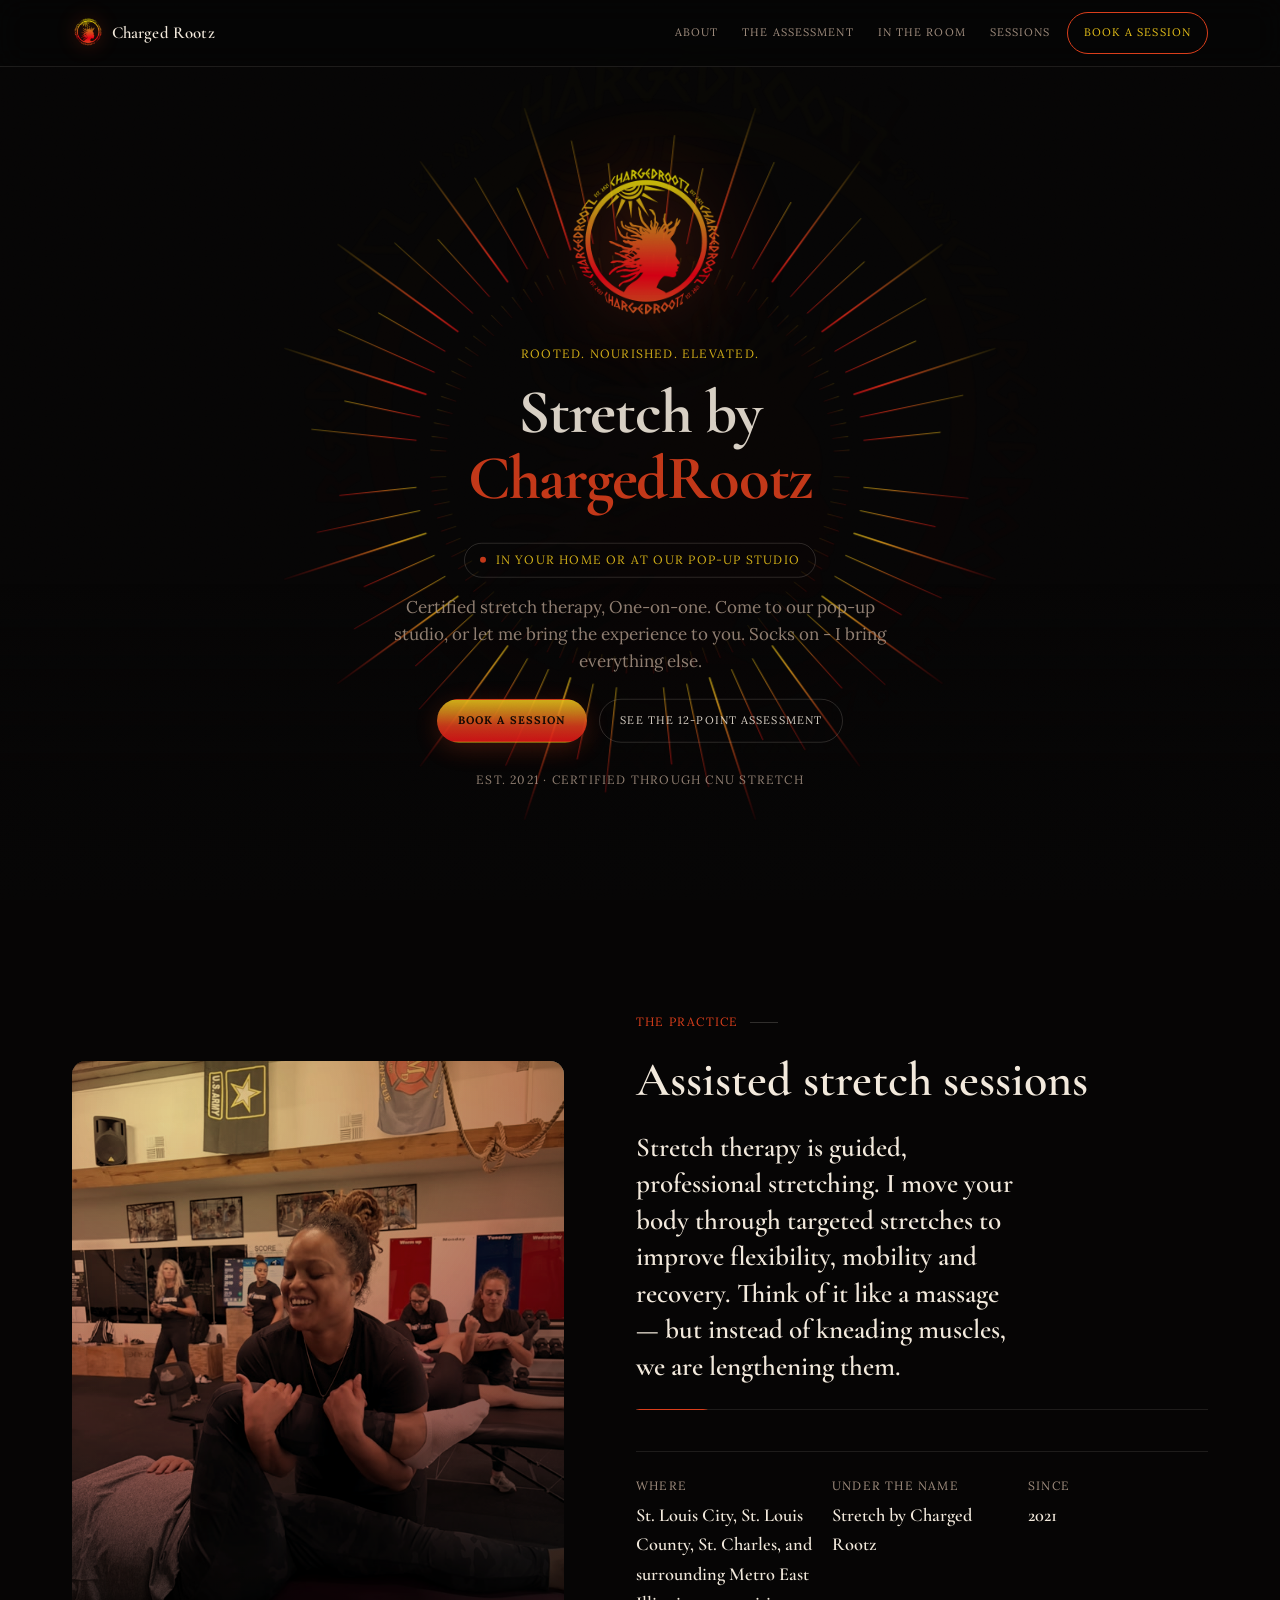
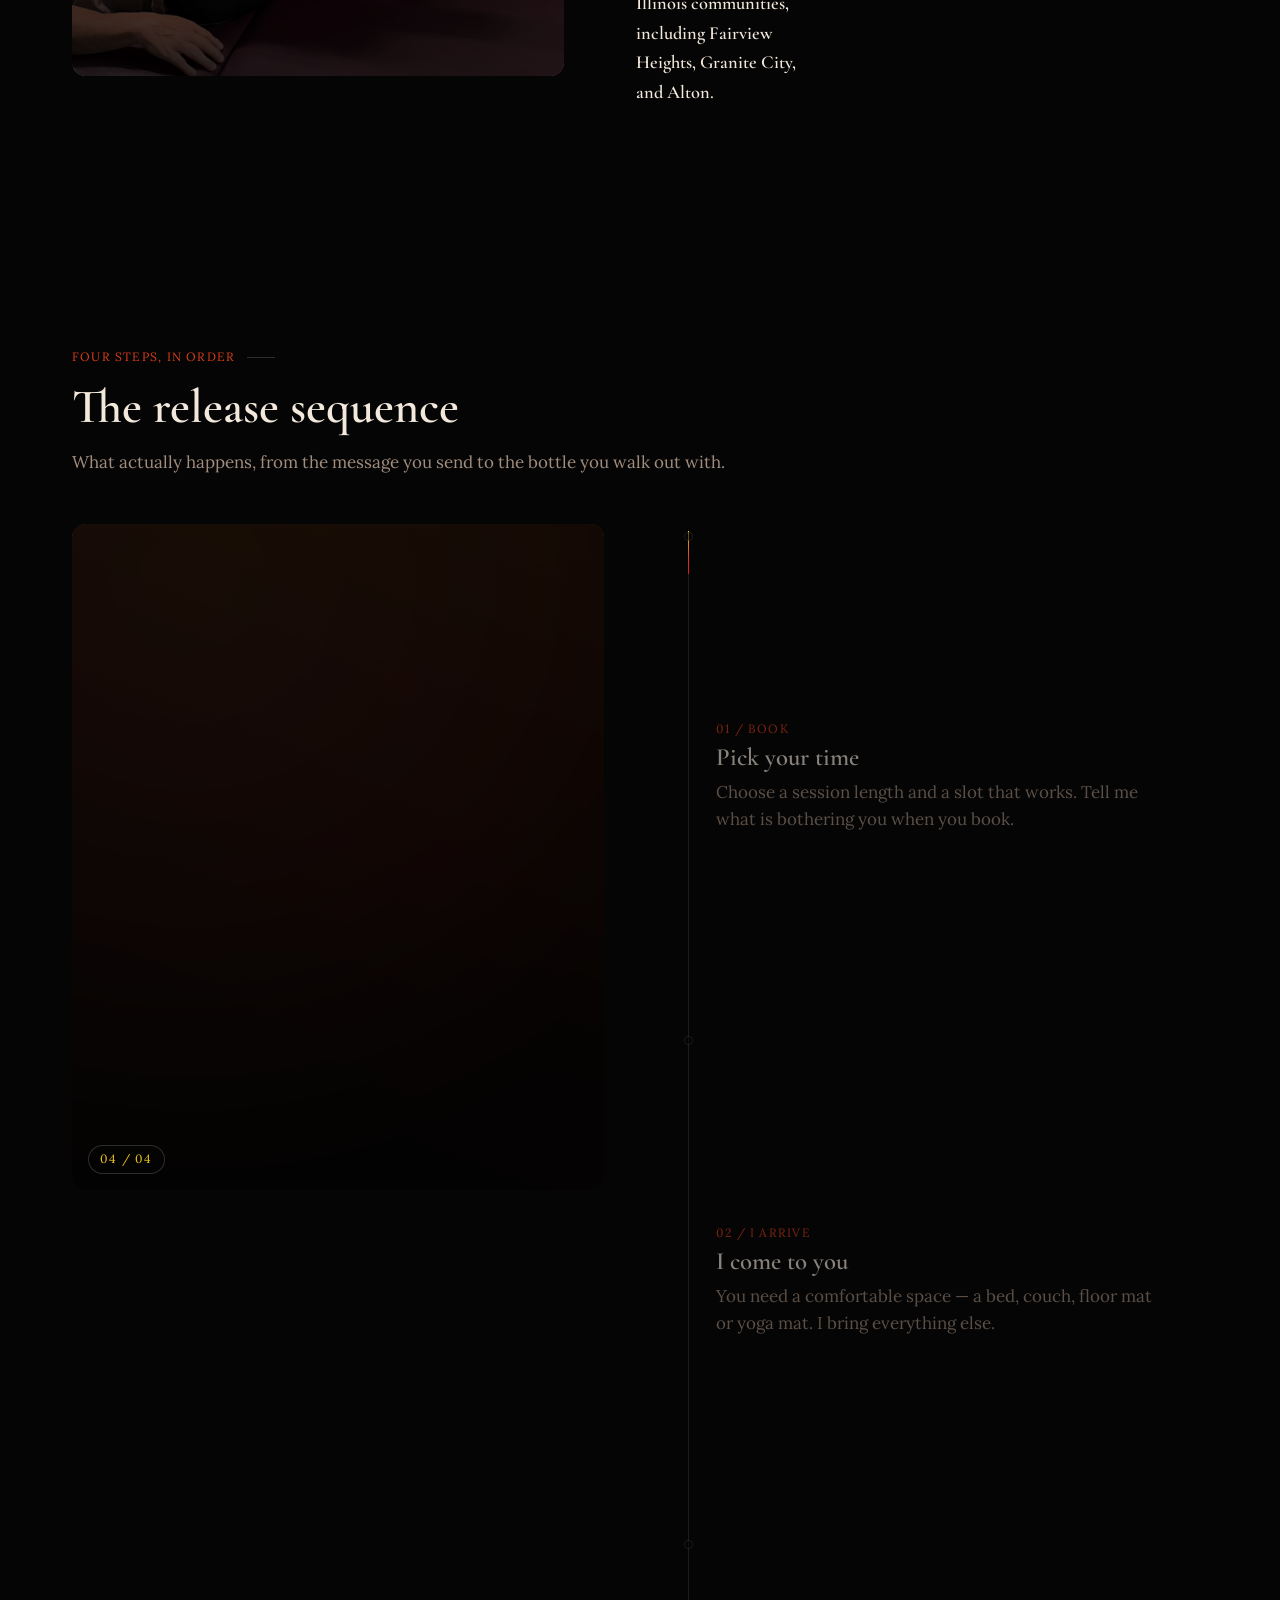
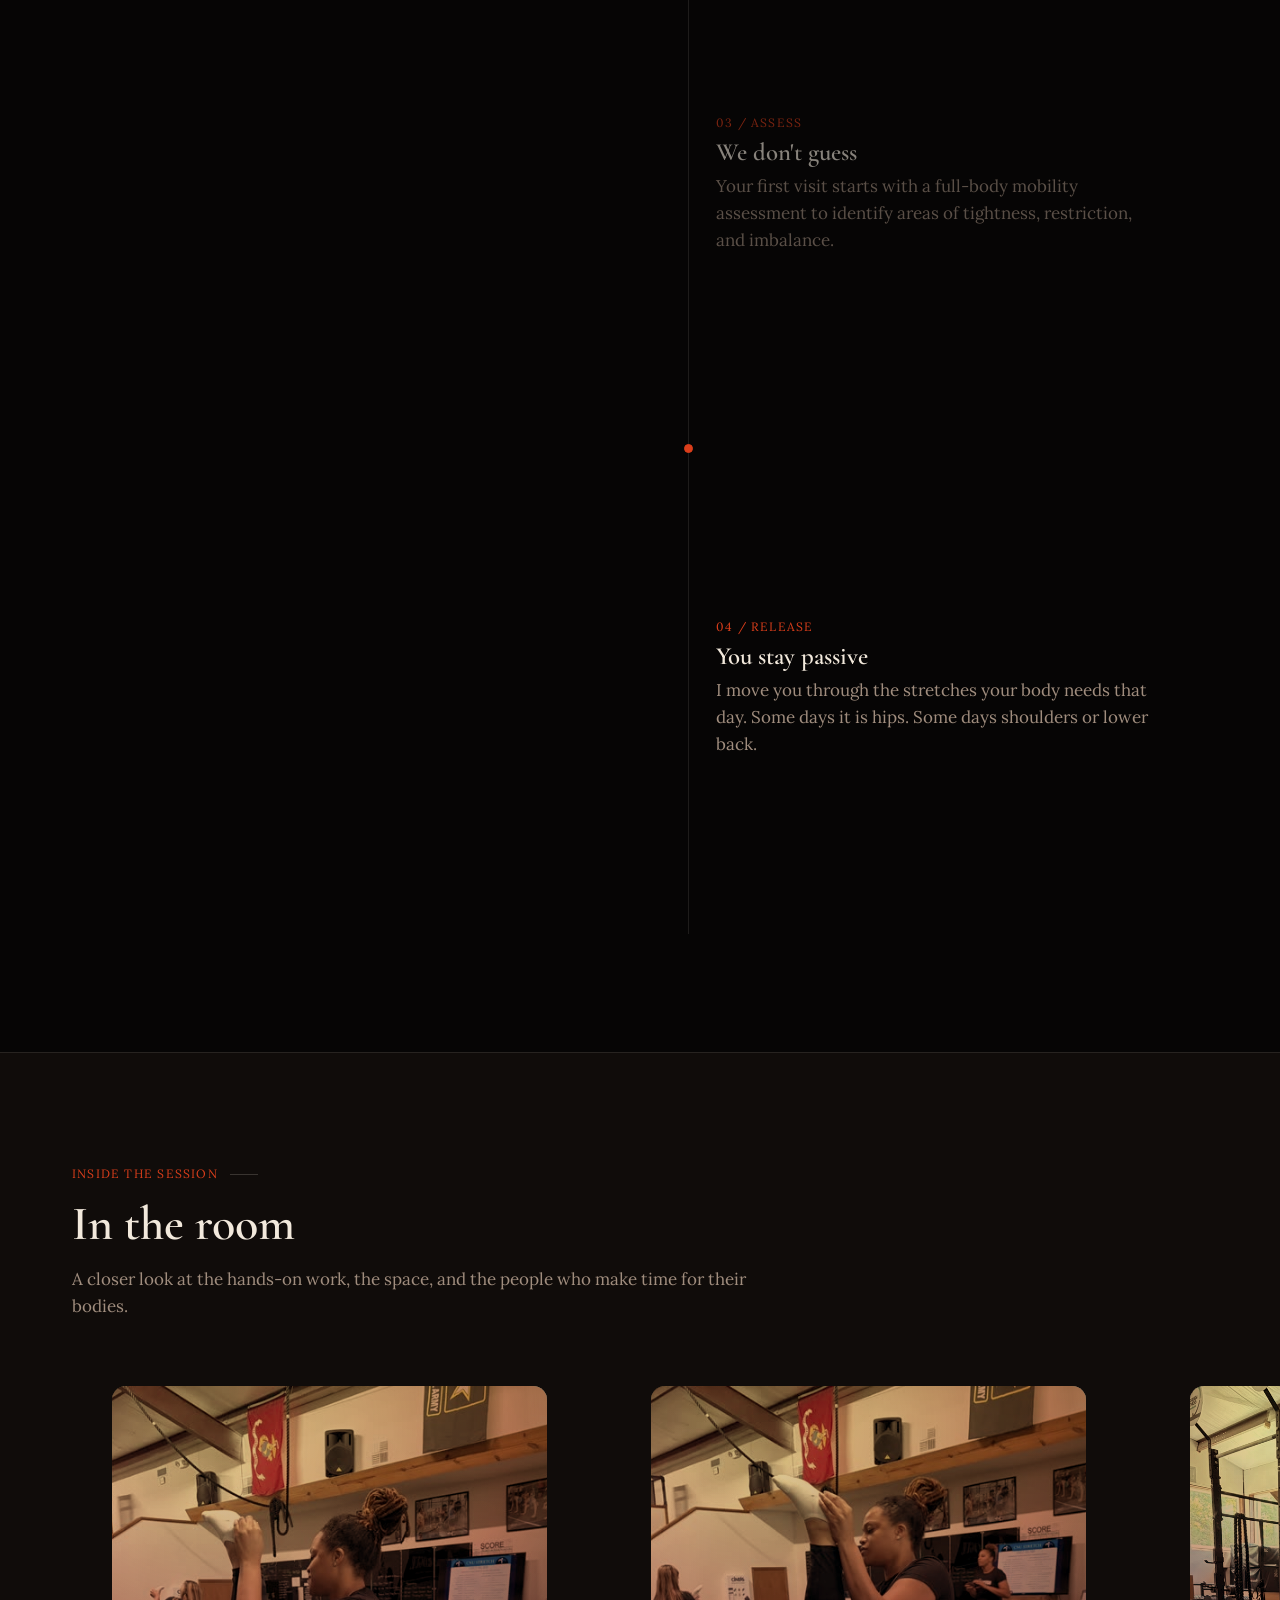
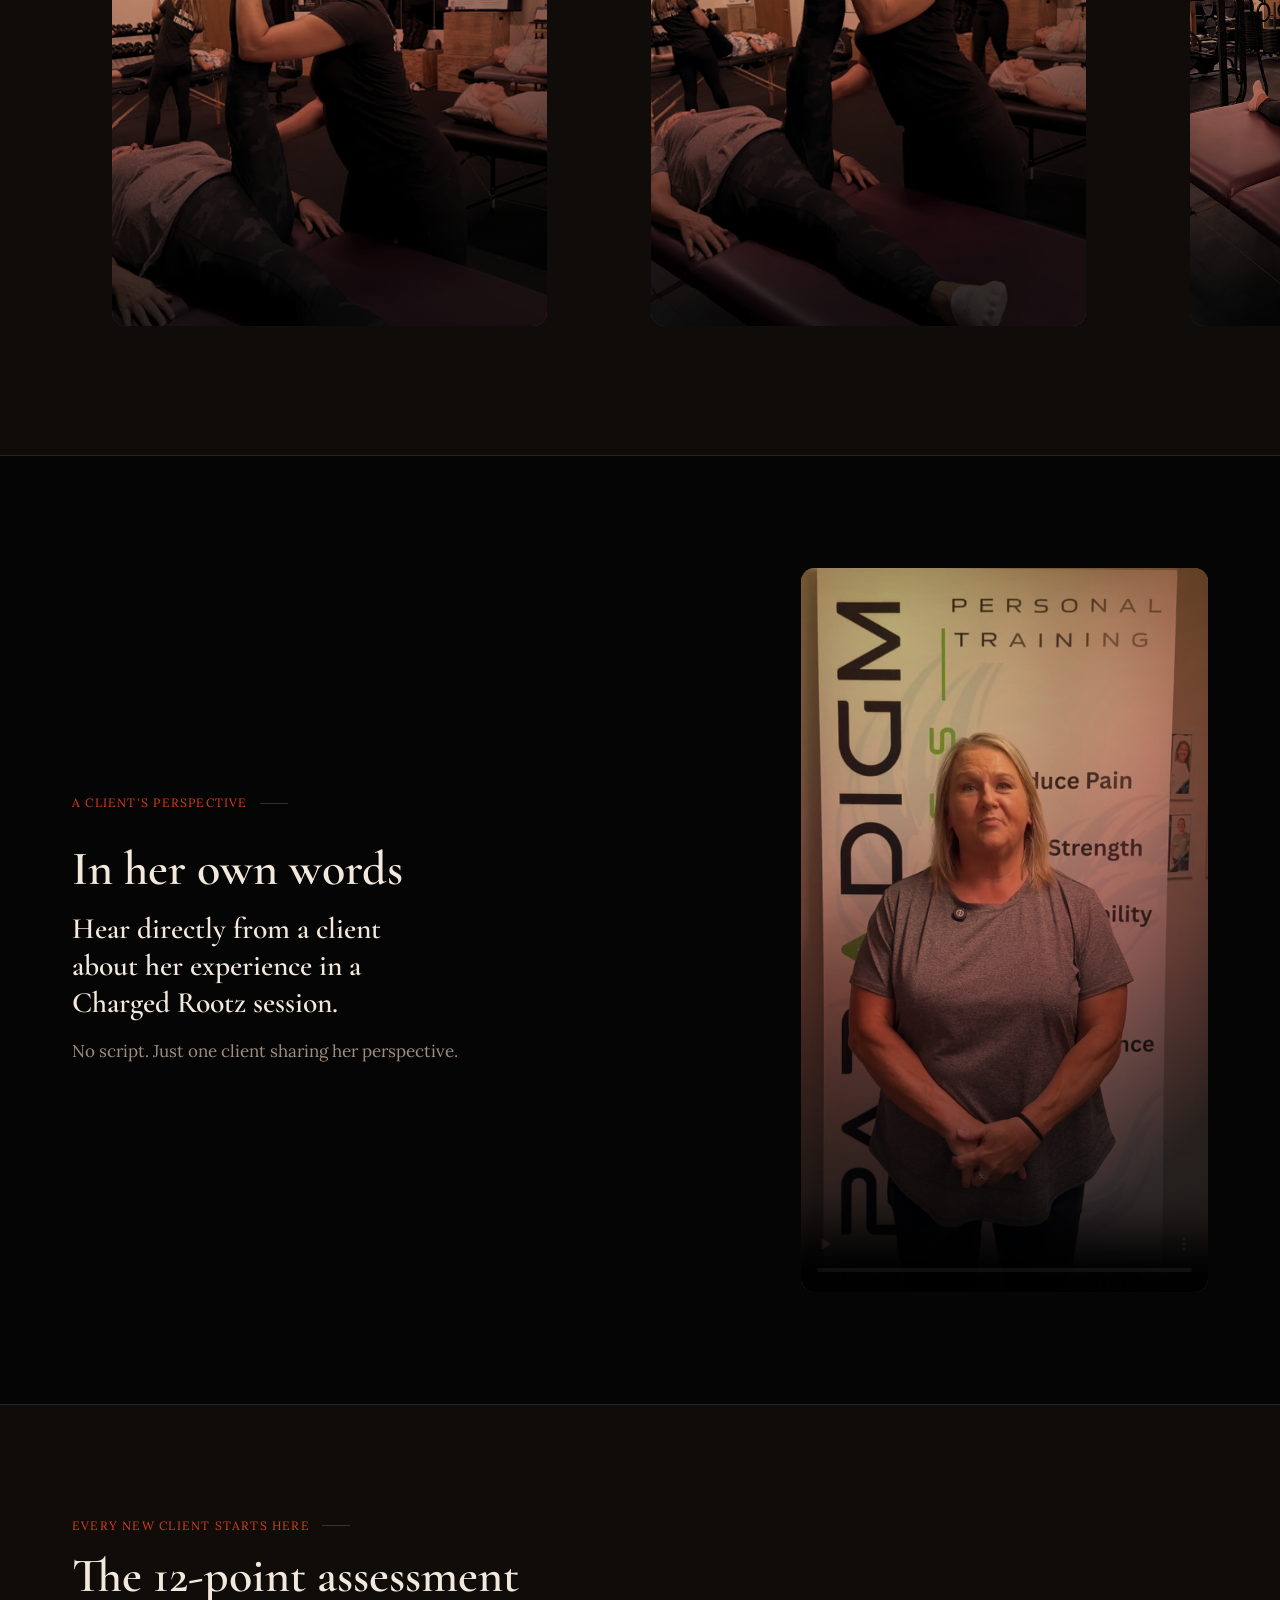
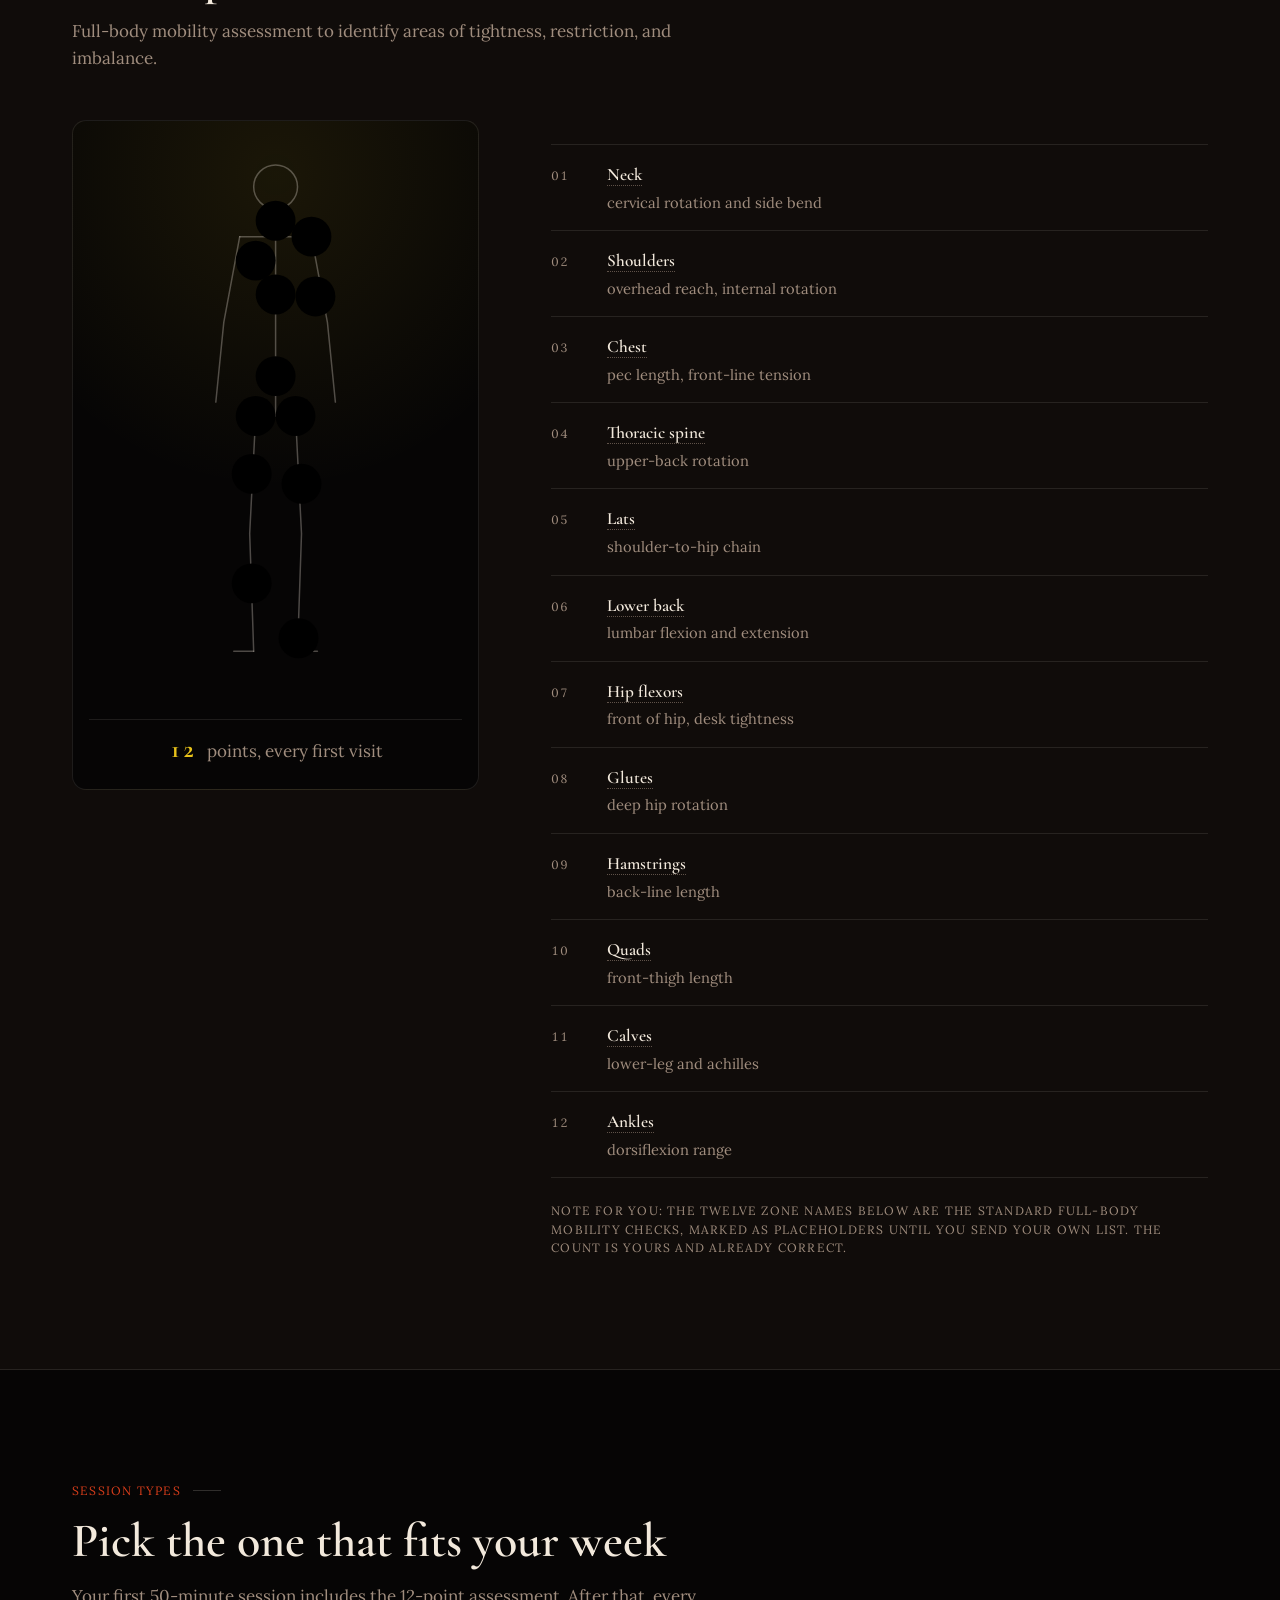
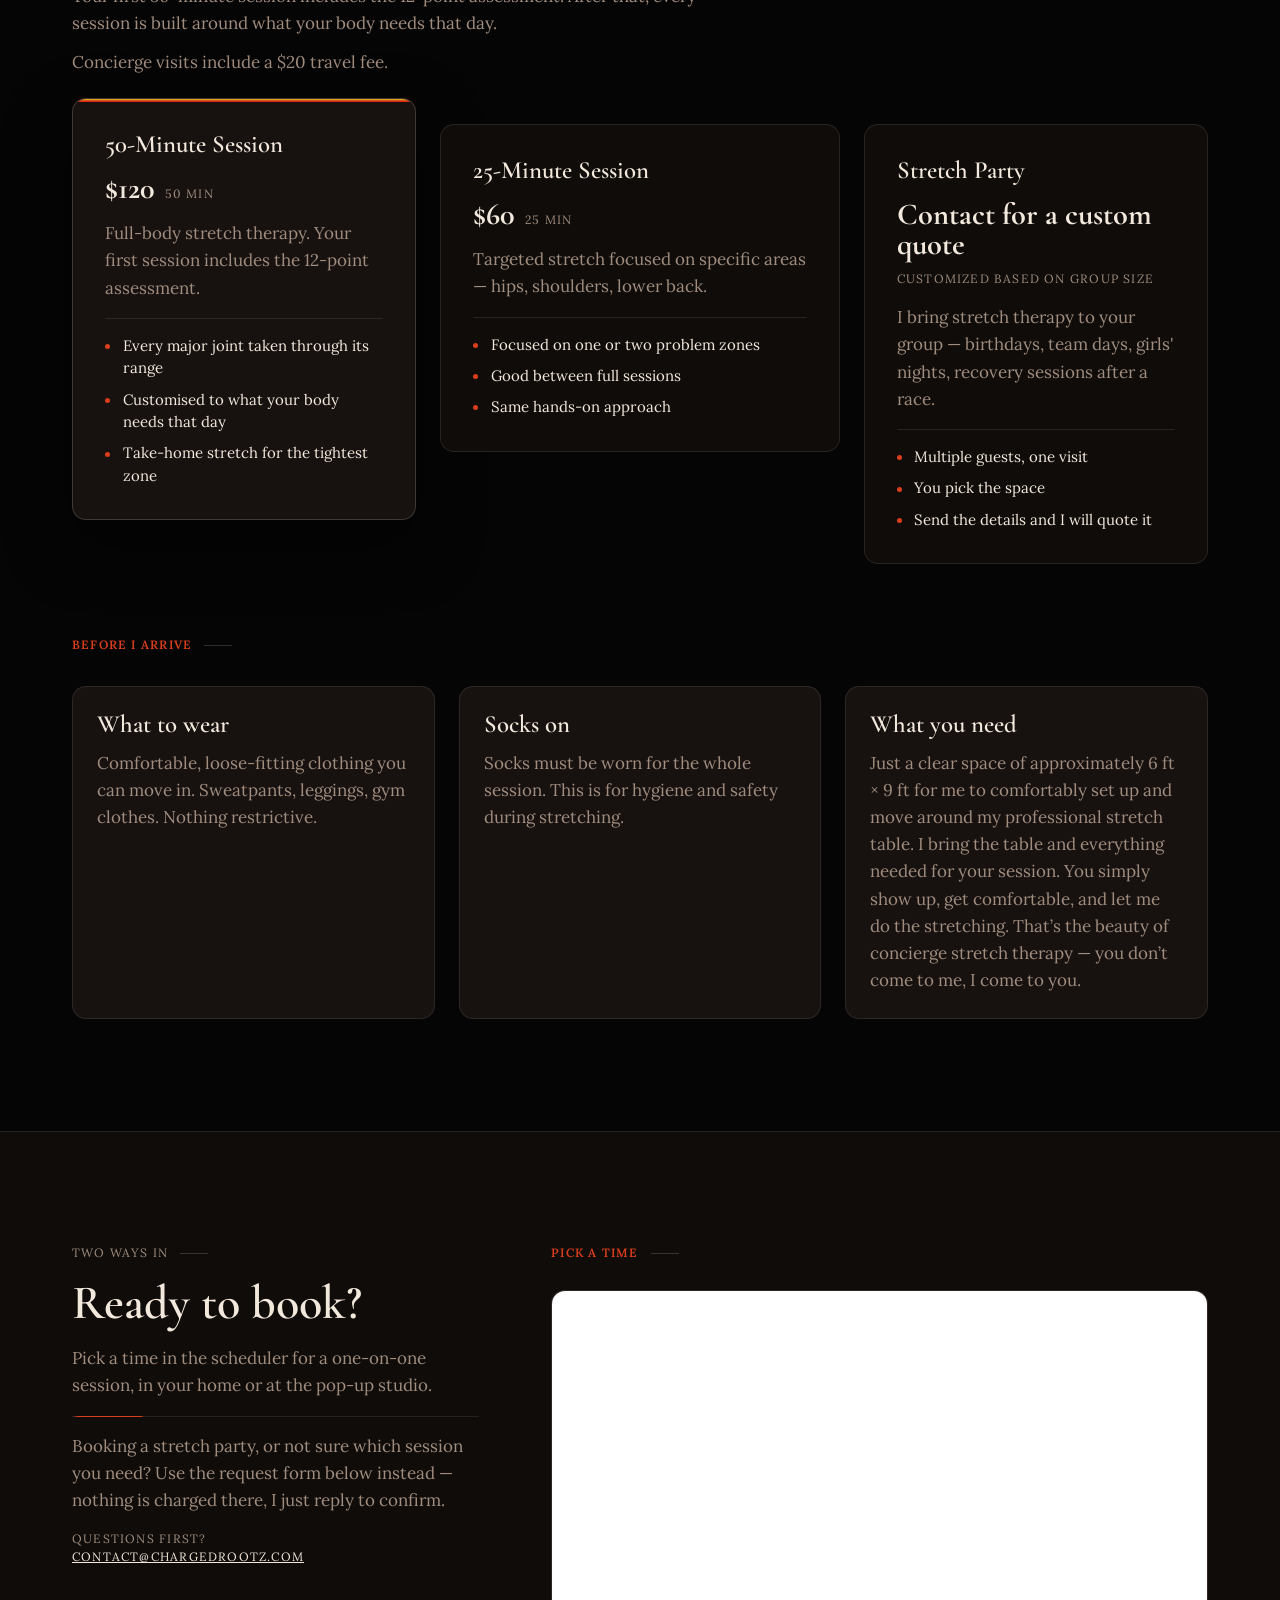
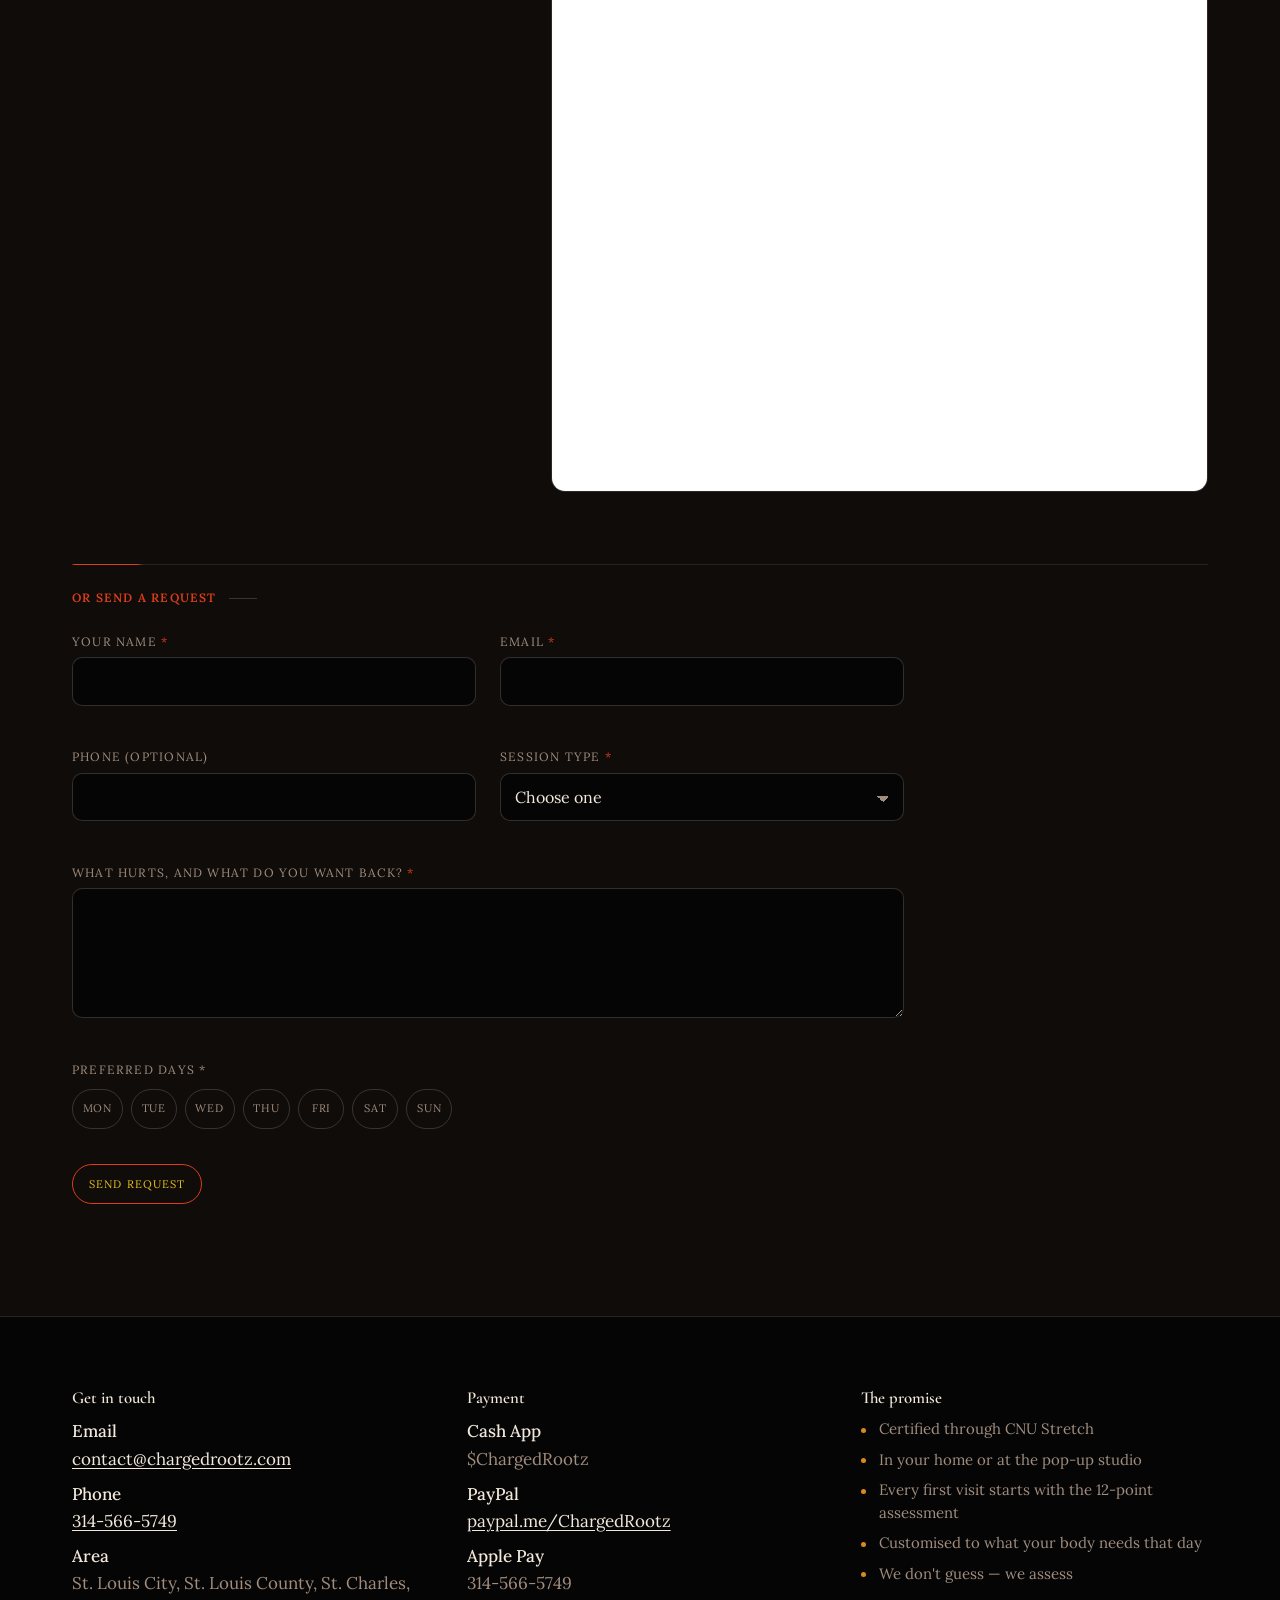
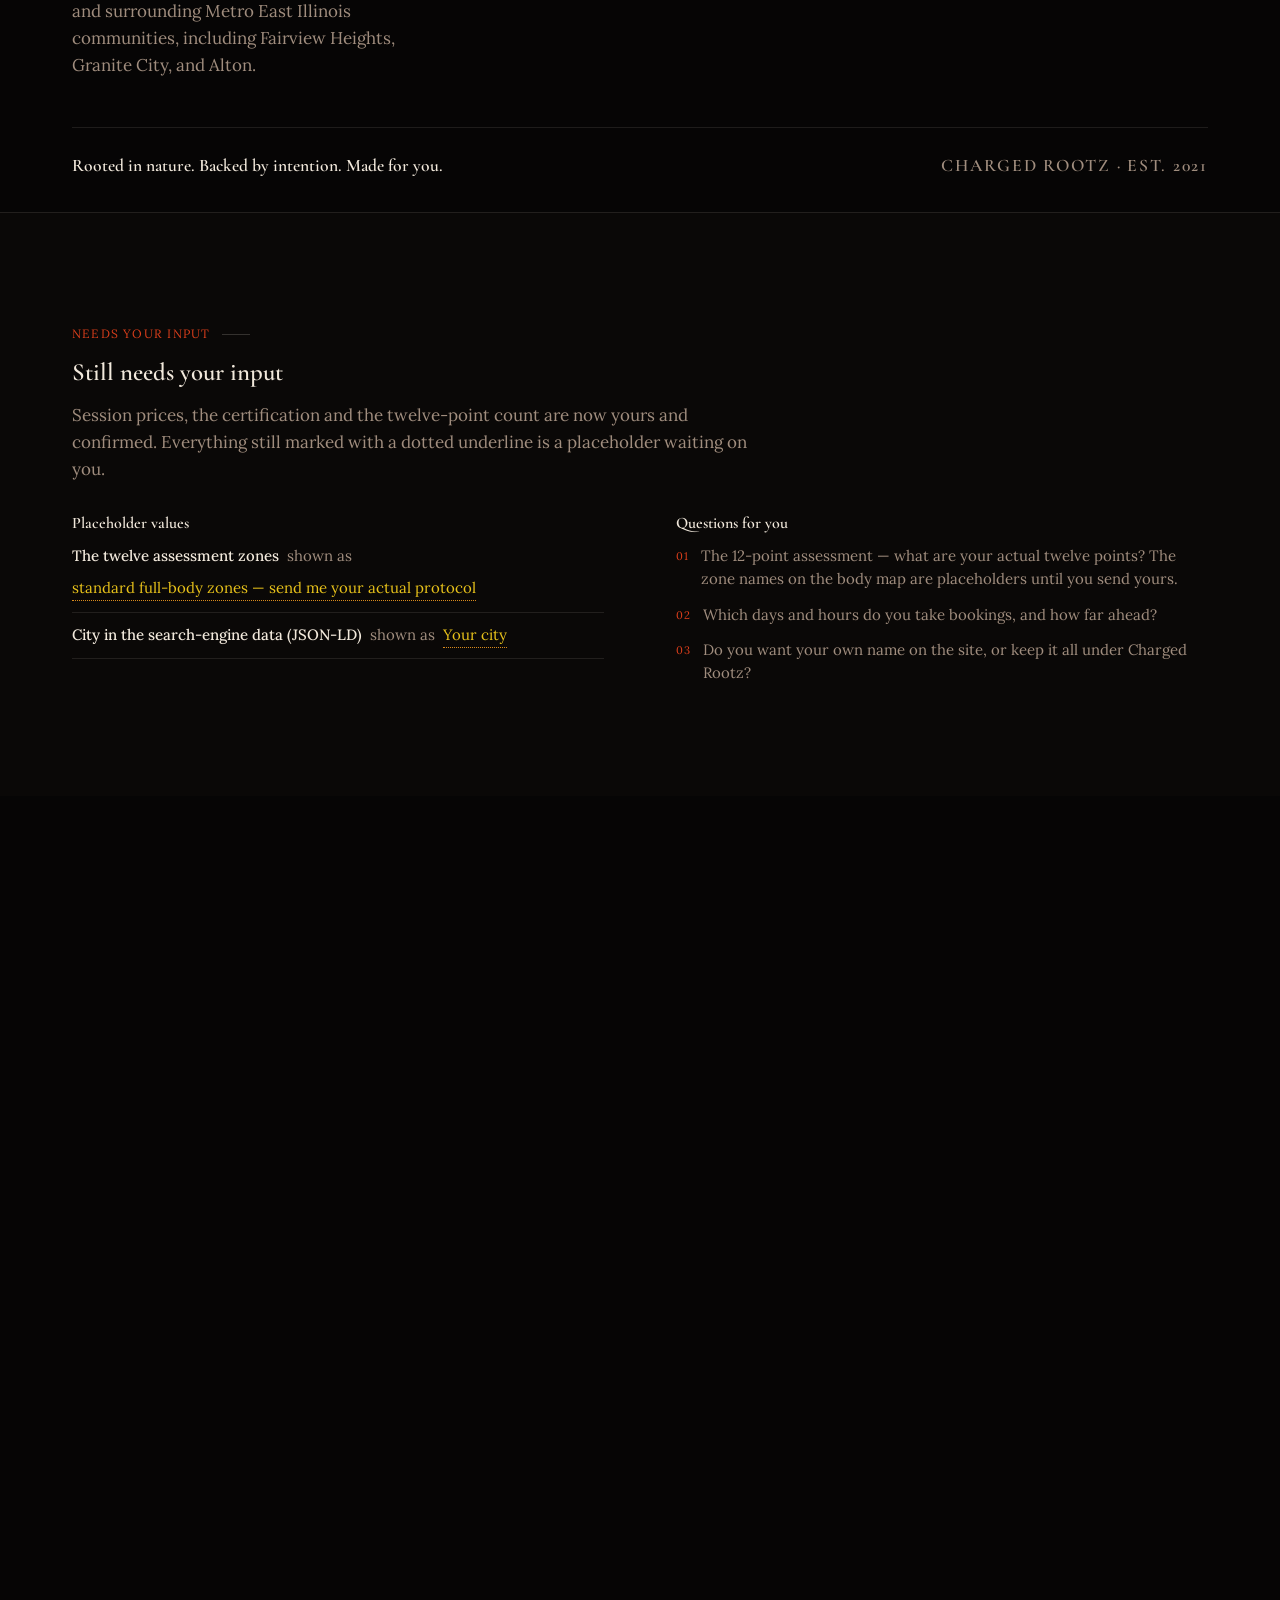
<file: index.html>
<!doctype html>
<html lang="en" style="color-scheme:dark">
<head>
<meta charset="utf-8">
<meta name="viewport" content="width=device-width, initial-scale=1">
<!-- REVIEW BUILD ONLY - delete this line before going live on chargedrootz.com -->
<meta name="robots" content="noindex, nofollow">
<title>Stretch by ChargedRootz</title>
<meta name="description" content="Concierge stretch therapy in your home or at the pop-up studio. A certified stretch therapist moves your body through targeted stretches for flexibility, mobility and recovery. Every new client starts with a 12-point assessment.">
<meta name="theme-color" content="#060505">

<meta property="og:type" content="website">
<meta property="og:site_name" content="Charged Rootz">
<meta property="og:title" content="Stretch by ChargedRootz">
<meta property="og:description" content="In your home or at our pop-up studio. Rooted. Nourished. Elevated.">
<meta property="og:image" content="assets/img/logo-768.png">
<meta name="twitter:card" content="summary_large_image">
<meta name="twitter:title" content="Stretch by ChargedRootz">
<meta name="twitter:description" content="In your home or at our pop-up studio. Rooted. Nourished. Elevated.">
<meta name="twitter:image" content="assets/img/logo-768.png">

<link rel="icon" href="assets/img/logo-128.png" type="image/png">

<link rel="preconnect" href="https://fonts.googleapis.com">
<link rel="preconnect" href="https://fonts.gstatic.com" crossorigin>
<link href="https://fonts.googleapis.com/css2?family=Cormorant+Garamond:wght@500;600;700&family=Lora:wght@400;500;600;700&display=swap" rel="stylesheet">

<link rel="stylesheet" href="assets/css/ember.css">

<link rel="preload" as="image" href="assets/img/logo-alpha-768.png" fetchpriority="high">

<script>
/* Pre-hide the hero so the ignition timeline cannot flash unstyled content.
   Skipped entirely under reduced motion, and released by a failsafe timer if
   GSAP never arrives — the hero must never be permanently blank. */
(function () {
  var mq = window.matchMedia && window.matchMedia("(prefers-reduced-motion: reduce)");
  if (mq && mq.matches) { return; }
  var el = document.documentElement;
  el.className += " pre-ignite";
  setTimeout(function () { el.classList.remove("pre-ignite"); }, 1600);
})();
</script>

<!-- Motion libraries. Deferred: nothing on this page depends on them for content. -->
<script src="assets/vendor/gsap.min.js" defer></script>
<script src="assets/vendor/ScrollTrigger.min.js" defer></script>
<script src="assets/vendor/lenis.min.js" defer></script>

<script type="application/ld+json">
{
  "@context": "https://schema.org",
  "@graph": [
    {
      "@type": "LocalBusiness",
      "@id": "#chargedrootz",
      "name": "Charged Rootz",
      "slogan": "Rooted. Nourished. Elevated.",
      "description": "Concierge stretch therapy, delivered in the customer's own home or at the pop-up studio.",
      "foundingDate": "2021",
      "email": "contact@chargedrootz.com",
      "telephone": "+1-314-566-5749",
      "image": "assets/img/logo-768.png",
      "priceRange": "$60-$120",
      "address": {
        "@type": "PostalAddress",
        "addressLocality": "Your city",
        "addressCountry": "US"
      },
      "paymentAccepted": "Cash App, PayPal, Apple Pay"
    },
    {
      "@type": "Service",
      "name": "Stretch by Charged Rootz",
      "serviceType": "Stretch therapy",
      "provider": { "@id": "#chargedrootz" },
      "description": "Concierge stretch therapy delivered at the customer's own location by a therapist certified through CNU Stretch. Every new client begins with a 12-point full-body assessment.",
      "areaServed": { "@type": "City", "name": "Your city" },
      "hasOfferCatalog": {
        "@type": "OfferCatalog",
        "name": "Stretch therapy sessions",
        "itemListElement": [
          { "@type": "Offer", "name": "50-Minute Session", "price": "120", "priceCurrency": "USD",
            "description": "Full-body stretch therapy. First session includes the 12-point assessment." },
          { "@type": "Offer", "name": "25-Minute Session", "price": "60", "priceCurrency": "USD",
            "description": "Targeted stretch focused on specific areas." }
        ]
      }
    }
  ]
}
</script>

<style>
/* pre-ignition: hero children wait for the timeline (see head guard) */
.pre-ignite .hero__sun,
.pre-ignite .hero__logo,
.pre-ignite .hero__tag,
.pre-ignite .hero__h1,
.pre-ignite .hero__lede,
.pre-ignite .hero__concierge,
.pre-ignite .hero__cta,
.pre-ignite .hero__meta{opacity:0}

/* ---------- hero ---------- */
.hero{
  position:relative;
  min-height:calc(100svh - var(--chrome));
  display:grid;place-items:center;
  padding-block:var(--s-7) var(--s-8);
  overflow:hidden;
  text-align:center;
}
.hero::after{ /* deep ember floor, keeps the corona from floating */
  content:"";position:absolute;inset:auto 0 0 0;height:38%;
  background:linear-gradient(180deg,rgba(6,5,5,0),rgba(6,5,5,.9) 60%,var(--void));
  pointer-events:none;
}
.hero__inner{position:relative;z-index:2;display:grid;gap:var(--s-5);justify-items:center}
.hero__sun{
  position:absolute;z-index:1;top:50%;left:50%;
  width:min(148vw,900px);aspect-ratio:1;
  transform:translate(-50%,-58%);
  pointer-events:none;
}
@media (min-width:768px){ .hero__sun{transform:translate(-50%,-54%)} }
.corona-outer{animation:spin 90s linear infinite;transform-origin:300px 300px}
.corona-inner{animation:spin 140s linear infinite reverse;transform-origin:300px 300px}
@keyframes spin{to{transform:rotate(360deg)}}

.hero__logo{
  width:clamp(150px,32vw,246px);height:auto;
  filter:drop-shadow(0 0 46px rgba(218,62,27,.42));
}
.hero__tag{color:var(--gold)}
.hero__h1{font-size:var(--t-hero);max-width:15ch}
.hero__h1 em{font-style:normal;color:var(--flame)}
.hero__lede{color:var(--muted);max-width:46ch;margin-inline:auto}
.hero__cta{display:flex;flex-wrap:wrap;gap:var(--s-3);justify-content:center;margin-top:var(--s-2)}
.hero__meta{color:var(--muted);margin-top:var(--s-4)}

/* Hallmark component treatment: the client mark returns after the hero as a
   restrained, defined watermark. It stays beneath content and never takes focus. */
.site-watermark{
  position:fixed;z-index:0;top:50%;left:50%;
  width:clamp(20rem,69.6vw,57.6rem);aspect-ratio:1;
  display:grid;place-items:center;
  pointer-events:none;opacity:0;visibility:hidden;
  transform:translate(-50%,-50%);
  will-change:opacity;
}
.site-watermark__mark{
  width:100%;height:100%;object-fit:contain;
  opacity:.94;transform:scale(.9);
  filter:drop-shadow(0 0 56px rgba(218,62,27,.26));
  will-change:transform;
}
.site-watermark::after{
  content:"";position:absolute;inset:0;pointer-events:none;
  background:linear-gradient(128deg,transparent 35%,rgba(242,233,220,.42) 49%,rgba(232,194,26,.24) 55%,transparent 69%);
  -webkit-mask:url("assets/img/logo-alpha-768.png") center/contain no-repeat;
  mask:url("assets/img/logo-alpha-768.png") center/contain no-repeat;
  mix-blend-mode:screen;opacity:.62;
}
main,.foot{position:relative;z-index:1}

/* On a short laptop the stacked hero pushes "Book a session" under the fold.
   Tighten the mark and the vertical rhythm rather than shrinking the headline. */
@media (max-height:900px) and (min-width:768px){
  .hero{padding-block:var(--s-6) var(--s-6)}
  .hero__inner{gap:var(--s-4)}
  .hero__logo{width:clamp(120px,18vh,190px)}
  .hero__h1{font-size:clamp(2rem,6.4vw,3.9rem)}
  .hero__meta{margin-top:var(--s-3)}
}
@media (max-height:740px) and (min-width:768px){
  .hero__logo{width:clamp(96px,14vh,140px)}
  .hero__lede{max-width:56ch}
}

/* The rules above are walled off behind min-width:768px, so phones — where the
   fold is tightest — never received any of it. Measured at 375x667: the hero
   stacks 675px of content into 570px of usable height, putting "Book a session"
   97px BELOW the fold and the credibility line 153px below.

   The two CTAs are left stacked on purpose. Sitting them side by side would
   recover 56px but squeeze a 27-character label into ~160px; the 97px is found
   in the mark, the rhythm and the padding instead, so both buttons keep full
   width and a 44px target. Height-gated as well as width-gated: a 390x844
   phone has room to spare and is left alone. */
@media (max-width:767px) and (max-height:820px){
  .hero{padding-block:var(--s-5) var(--s-6)}
  .hero__inner{gap:var(--s-4)}
  .hero__logo{width:clamp(96px,26vw,150px)}
  .hero__concierge{margin-top:var(--s-2)}
  .hero__meta{margin-top:var(--s-3)}
}
/* Second tier for genuinely short phones. The tier above leaves 375x667 with
   only 3px of clearance and still strands 360x640 below the fold, which is no
   better than not fixing it — the CTA has to be unambiguously on screen, not
   technically on screen. The headline gives up the least here, so it goes
   first; the mark is already at its 96px floor. */
@media (max-width:767px) and (max-height:700px){
  .hero{padding-block:var(--s-4) var(--s-5)}
  .hero__inner{gap:var(--s-3)}
  .hero__h1{font-size:clamp(1.9rem,7.6vw,2.4rem)}
}
/* A rotated phone is ~390px tall but over 767px wide, so it misses both tiers
   above and lands on the desktop short-viewport rules, which assume a window
   rather than a handset — the CTA ends up ~170px under the fold. Keyed to
   orientation so a short desktop window is not caught by it. */
@media (max-height:560px) and (orientation:landscape) and (pointer:coarse){
  .hero{padding-block:var(--s-4) var(--s-4);min-height:0}
  .hero__inner{gap:var(--s-3)}
  .hero__logo{width:clamp(64px,13vh,96px)}
  .hero__h1{font-size:clamp(1.6rem,4.4vw,2.2rem)}
  .hero__lede{max-width:64ch}
  .hero__concierge{margin-top:0}
  .hero__meta{margin-top:var(--s-2)}
}

/* ---------- the practice ---------- */
.practice__grid{display:grid;gap:var(--s-6);align-items:center}
@media (min-width:900px){
  .practice__grid{grid-template-columns:minmax(0,.86fr) minmax(0,1fr);gap:var(--s-8)}
}
.practice__photo{aspect-ratio:4/5}
.practice__body{display:grid;gap:var(--s-5)}
.practice__quote{
  font-family:var(--f-display);font-weight:600;
  font-size:clamp(1.25rem,2.4vw,1.7rem);line-height:1.34;
  max-width:30ch;
}
.practice__quote span{color:var(--muted)}
.facts{display:grid;gap:var(--s-4);border-top:1px solid var(--hair);padding-top:var(--s-5)}
@media (min-width:520px){ .facts{grid-template-columns:repeat(3,minmax(0,1fr))} }
.fact dt{color:var(--muted);font-family:var(--f-micro);font-size:var(--t-micro);
  letter-spacing:.1em;text-transform:uppercase;margin-bottom:.35rem}
.fact dd{margin:0;font-family:var(--f-display);font-weight:600;font-size:1.15rem}

/* ---------- release sequence ---------- */
.seq{display:grid;gap:var(--s-6);margin-top:var(--s-7)}
@media (min-width:900px){
  .seq{grid-template-columns:minmax(0,1fr) minmax(0,1fr);gap:var(--s-8);align-items:start}
}
.seq__visual{position:relative}
.seq__frames{position:relative;aspect-ratio:5/4;border-radius:var(--radius);overflow:hidden;background:var(--panel)}
@media (min-width:900px){ .seq__frames{aspect-ratio:4/5} }
.seq__frame{position:absolute;inset:0;opacity:0}
.seq__frame:first-child{opacity:1}
.seq__count{
  position:absolute;z-index:3;left:var(--s-4);bottom:var(--s-4);
  color:var(--gold);background:rgba(6,5,5,.66);
  border:1px solid var(--hair-2);border-radius:999px;padding:.3rem .7rem;
}
.seq__list{position:relative;padding-left:2.5rem}
.seq__spine{position:absolute;left:.75rem;top:.4rem;bottom:.4rem;width:1px;background:var(--hair)}
.seq__spine-fill{
  position:absolute;inset:0;width:1px;background:var(--grad);
  transform:scaleY(0);transform-origin:top center;
}
.seq__steps{display:grid;gap:var(--s-7)}
.seq__step{position:relative}
.seq__dot{
  position:absolute;left:-2rem;top:.5rem;width:9px;height:9px;border-radius:50%;
  background:var(--void);border:1px solid var(--hair-2);
}
.seq__k{color:var(--flame);display:block;margin-bottom:.4rem}
.seq__t{font-size:var(--t-h3);margin-bottom:.5rem}
.seq__d{color:var(--muted);max-width:40ch}

/* enhanced (JS + motion allowed) */
.seq.is-enhanced .seq__visual{position:sticky;top:calc(var(--chrome) + 1.5rem)}
.seq.is-enhanced .seq__frames{max-height:34vh}
.seq.is-enhanced .seq__steps{gap:0}
.seq.is-enhanced .seq__step{
  min-height:56vh;display:flex;flex-direction:column;justify-content:center;
  opacity:.55;transition:opacity .45s ease;
}
.seq.is-enhanced .seq__step.is-active{opacity:1}
.seq.is-enhanced .seq__step.is-active .seq__dot{background:var(--flame);border-color:var(--flame)}
@media (min-width:900px){
  .seq.is-enhanced .seq__frames{max-height:none;height:min(74vh,720px);aspect-ratio:auto}
}
/* Desktop's step rhythm assumes a tall viewport beside a tall image. On a phone
   the same numbers stack ~224vh of scrolling, most of it empty, between the
   first step and the last. The crossfade is worth keeping — it just needs a
   step height a thumb can cross. */
@media (max-width:899px){
  .seq.is-enhanced .seq__frames{max-height:28vh}
  .seq.is-enhanced .seq__step{min-height:40vh}
}

/* ---------- in the room ---------- */
.moments{overflow:clip;background:var(--panel);border-block:1px solid var(--hair)}
.moments__viewport{margin-top:var(--s-7);overflow-x:auto;scroll-snap-type:x mandatory;scrollbar-width:none}
.moments__viewport::-webkit-scrollbar{display:none}
.moments__track{display:flex;gap:var(--s-4);width:max-content;padding-inline:var(--s-5) var(--s-8)}
.moments__track > li{scroll-snap-align:center}
.moments__card{width:clamp(260px,78vw,430px);aspect-ratio:4/5}
.moments__card--portrait{aspect-ratio:3/4}
@media (min-width:768px){
  .moments__track{gap:var(--s-5);padding-inline:var(--s-6) var(--s-8)}
  .moments__card{width:clamp(310px,43vw,520px)}
}
@media (min-width:900px){
  .moments{min-height:100svh;display:grid;align-content:center}
  .moments__viewport{overflow:hidden}
  .moments__track{padding-inline:max(var(--s-6),calc((100vw - var(--maxw))/2 + var(--s-6)))}
  .moments__card{width:clamp(360px,34vw,500px);height:min(60vh,640px);aspect-ratio:auto}
  .moments__card--portrait{width:clamp(300px,27vw,410px)}
}

/* ---------- client story ---------- */
.story{background:var(--void)}
.story__grid{display:grid;gap:var(--s-6);align-items:center}
.story__copy{display:grid;gap:var(--s-4)}
.story__lede{font-family:var(--f-display);font-weight:600;font-size:clamp(1.35rem,2.6vw,1.85rem);line-height:1.25;max-width:23ch}
.story__video{width:min(100%,390px);aspect-ratio:9/16;margin-inline:auto!important;background:var(--panel-2)}
.story__video video{display:block;width:100%;height:100%;object-fit:cover}
@media (min-width:800px){
  .story__grid{grid-template-columns:minmax(0,1fr) minmax(300px,.62fr);gap:var(--s-8)}
  .story__video{justify-self:end;width:min(100%,420px)}
}

/* ---------- sessions ---------- */
.sessions__grid{display:grid;gap:var(--s-5);margin-top:var(--s-7)}
@media (min-width:900px){
  .sessions__grid{
    grid-template-columns:minmax(0,1fr) minmax(0,1.16fr) minmax(0,1fr);
    gap:var(--s-5);align-items:start;
  }
}
.card{
  position:relative;background:var(--panel);border:1px solid var(--hair);
  border-radius:var(--radius);padding:var(--s-5);display:grid;gap:var(--s-4);
}
@media (min-width:900px){ .card{padding:var(--s-6)} }
.card--featured{
  background:var(--panel-2);border-color:var(--hair-2);overflow:hidden;
  box-shadow:0 24px 60px rgba(0,0,0,.5);
}
@media (min-width:900px){ .card--featured{transform:translateY(-26px)} }
.card--featured::before{
  content:"";position:absolute;inset:0 0 auto 0;height:3px;background:var(--grad);
}
.card__flag{color:var(--gold)}
.card__name{font-size:var(--t-h3)}
.card__meta{display:flex;flex-wrap:wrap;align-items:baseline;gap:.6rem}
.card__price{font-family:var(--f-display);font-weight:800;font-size:1.9rem;line-height:1}
.card__dur{color:var(--muted)}
.card__desc{color:var(--muted)}
.card__inc{display:grid;gap:.55rem;border-top:1px solid var(--hair);padding-top:var(--s-4)}
.card__inc li{position:relative;padding-left:1.1rem;font-size:.9375rem;line-height:1.5}
.card__inc li::before{
  content:"";position:absolute;left:0;top:.62em;width:5px;height:5px;
  border-radius:50%;background:var(--flame);
}

/* ---------- acuity scheduler ---------- */
.sched{display:grid;gap:var(--s-3)}
.sched__frame{
  position:relative;
  border:1px solid var(--hair);border-radius:var(--radius);
  background:var(--panel-2);overflow:hidden;min-height:320px;
}
.sched__frame iframe{display:block;width:100%;border:0;background:#fff}
/* The iframe carries a fixed height="800" — taller than the phone it renders on,
   so a touch that lands anywhere on it scrolls the scheduler rather than the
   page, and the reader gets stuck inside a panel they did not choose to enter.
   Capping it to the viewport keeps the page reachable, and the direct link below
   is the way out for anyone who would rather book in a real tab. */
@media (max-width:899px){
  .sched__frame iframe{height:min(800px,72svh)}
  .sched__out{
    display:flex;align-items:center;justify-content:center;gap:.5rem;
    margin-top:var(--s-3);padding:.7rem 1rem;min-height:44px;
    border:1px solid var(--hair-2);border-radius:999px;
    color:var(--gold);text-decoration:none;text-align:center;
  }
  .sched__out::after{content:"97";font-size:1.05em;line-height:1}
}
@media (min-width:900px){ .sched__out{display:none} }
/* Acuity renders on a white ground; a hairline keeps it from floating on the void. */
.sched__frame::after{
  content:"";position:absolute;inset:0;pointer-events:none;
  border-radius:var(--radius);box-shadow:inset 0 0 0 1px rgba(242,233,220,.10);
}
.sched__fallback{display:grid;place-items:center;gap:var(--s-4);padding:var(--s-7);text-align:center}
.sched__fallback p{color:var(--muted);max-width:34ch}
.book__form{max-width:52rem}

/* ---------- booking ---------- */
.book{background:var(--panel);border-top:1px solid var(--hair);border-bottom:1px solid var(--hair)}
.book__grid{display:grid;gap:var(--s-6)}
@media (min-width:900px){
  .book__grid{grid-template-columns:minmax(0,.62fr) minmax(0,1fr);gap:var(--s-8);align-items:start}
}
.book__aside{display:grid;gap:var(--s-4)}
.book__aside p{color:var(--muted);max-width:38ch}
.form{display:grid;gap:var(--s-5)}
.row{display:grid;gap:var(--s-5)}
@media (min-width:640px){ .row--2{grid-template-columns:repeat(2,minmax(0,1fr))} }
.field{display:grid;gap:.4rem}
.field label{font-family:var(--f-micro);font-size:var(--t-micro);letter-spacing:.1em;
  text-transform:uppercase;color:var(--muted)}
.field .req{color:var(--flame)}
.field input,.field select,.field textarea{
  width:100%;min-height:48px;padding:.7rem .85rem;
  background:var(--void);color:var(--bone);
  border:1px solid var(--hair-2);border-radius:10px;
  font-family:var(--f-body);font-size:1rem;line-height:1.5;
}
.field textarea{min-height:130px;resize:vertical}
.field select{appearance:none;background-image:linear-gradient(45deg,transparent 50%,var(--muted) 50%),linear-gradient(135deg,var(--muted) 50%,transparent 50%);background-position:calc(100% - 20px) 22px,calc(100% - 14px) 22px;background-size:6px 6px,6px 6px;background-repeat:no-repeat;padding-right:2.5rem}
.field input:focus,.field select:focus,.field textarea:focus{border-color:var(--flame);outline-offset:1px}
.field [aria-invalid="true"]{border-color:var(--crimson)}
.field__err{color:var(--c-crimson-t);font-family:var(--f-micro);font-size:.6875rem;
  letter-spacing:.08em;text-transform:uppercase;min-height:1em}
.days{border:0;margin:0;padding:0}
.days legend{font-family:var(--f-micro);font-size:var(--t-micro);letter-spacing:.1em;
  text-transform:uppercase;color:var(--muted);padding:0;margin-bottom:.6rem}
.days__set{display:flex;flex-wrap:wrap;gap:.5rem}
.day{position:relative}
.day input{position:absolute;opacity:0;width:100%;height:100%;margin:0;cursor:pointer}
.day span{
  display:flex;align-items:center;justify-content:center;
  min-width:46px;min-height:40px;padding:0 .6rem;border-radius:999px;
  border:1px solid var(--hair-2);font-family:var(--f-micro);font-size:.6875rem;
  letter-spacing:.08em;text-transform:uppercase;color:var(--muted);
  transition:border-color .16s ease,color .16s ease;
}
.day input:checked + span{border-color:var(--flame);color:var(--gold)}
.day input:focus-visible + span{outline:2px solid var(--gold);outline-offset:3px}
.form__foot{display:grid;gap:var(--s-3)}
@media (min-width:520px){ .form__foot{grid-template-columns:auto minmax(0,1fr);align-items:center;gap:var(--s-4)} }
.form__status{font-family:var(--f-micro);font-size:var(--t-micro);letter-spacing:.06em;
  color:var(--muted);text-transform:none;line-height:1.5}
.form__status[data-tone="ok"]{color:var(--c-green-t)}
.form__status[data-tone="err"]{color:var(--c-crimson-t)}

/* ---------- legend ---------- */
.legend{background:#0A0807;border-top:1px solid var(--hair)}
.legend__grid{display:grid;gap:var(--s-6);margin-top:var(--s-6)}
@media (min-width:860px){ .legend__grid{grid-template-columns:repeat(2,minmax(0,1fr));gap:var(--s-8)} }
.legend h2{font-size:var(--t-h3)}
.legend h3{font-size:1rem;margin-bottom:var(--s-3)}
.legend__list{display:grid;gap:.65rem}
.legend__list li{
  display:flex;flex-wrap:wrap;gap:.5rem;align-items:baseline;
  padding-bottom:.65rem;border-bottom:1px solid var(--hair);color:var(--muted);font-size:.9375rem;
}
.legend__list b{color:var(--bone);font-weight:500}
.legend__q{display:grid;gap:.75rem;counter-reset:q}
.legend__q li{
  display:grid;grid-template-columns:auto minmax(0,1fr);gap:.75rem;
  color:var(--muted);font-size:.9375rem;line-height:1.55;
}
.legend__q li::before{
  counter-increment:q;content:counter(q,decimal-leading-zero);
  font-family:var(--f-micro);font-size:.6875rem;letter-spacing:.1em;color:var(--flame);
  padding-top:.25rem;
}


/* ==========================================================================
   SIGNATURE — THE 12-POINT ASSESSMENT
   Her practice's one ownable ritual. A hand-placed body map whose twelve
   points ignite in order as you scroll, ember -> gold, echoing the corona.
   The count (12) is hers and confirmed; the zone names are .tbd until she
   sends her own protocol.
   ========================================================================== */
.assess{background:var(--panel);border-top:1px solid var(--hair);border-bottom:1px solid var(--hair)}
.assess__grid{display:grid;gap:var(--s-7)}
@media (min-width:900px){
  /* asymmetric on purpose — the figure is the quieter half */
  .assess__grid{grid-template-columns:minmax(0,.62fr) minmax(0,1fr);gap:var(--s-8);align-items:start}
}

.assess__stage{
  position:relative;
  border:1px solid var(--hair);
  border-radius:var(--radius);
  background:
    radial-gradient(120% 76% at 50% 8%, rgba(232,194,26,.09), transparent 62%),
    var(--void);
  padding:var(--s-5) var(--s-4);
  overflow:hidden;
}
@media (min-width:900px){ .assess__stage{position:sticky;top:calc(var(--chrome) + var(--s-5))} }

.assess__fig{display:block;width:100%;height:auto;max-height:62vh;margin-inline:auto}
.assess__body{fill:none;stroke:var(--bone);stroke-opacity:.30;stroke-width:1.5;stroke-linecap:round;stroke-linejoin:round}

/* each point: a dim ring that ignites */
.apt__halo{fill:var(--flame);opacity:0;transform-box:fill-box;transform-origin:center}
.apt__ring{fill:var(--void);stroke:var(--bone);stroke-opacity:.34;stroke-width:1.3}
.apt__core{fill:var(--bone);fill-opacity:.30}
.apt__num{
  font-family:var(--f-micro);font-size:9px;letter-spacing:.04em;
  fill:var(--bone);fill-opacity:.55;text-anchor:middle;dominant-baseline:central;
  paint-order:stroke;
}
.apt.is-lit .apt__halo{opacity:.30}
.apt.is-lit .apt__ring{stroke:var(--gold);stroke-opacity:1}
.apt.is-lit .apt__core{fill:var(--gold);fill-opacity:1}
.apt.is-lit .apt__num{fill:#160A05;fill-opacity:1}
.js-motion .apt__halo,
.js-motion .apt__ring,
.js-motion .apt__core,
.js-motion .apt__num{transition:opacity .34s ease,stroke-opacity .34s ease,fill-opacity .34s ease,stroke .34s ease,fill .34s ease}

/* readout under the figure */
.assess__readout{
  display:flex;align-items:baseline;justify-content:center;gap:var(--s-3);
  margin-top:var(--s-4);padding-top:var(--s-4);border-top:1px solid var(--hair);
  min-height:2.4em;
}
.assess__readout b{
  font-family:var(--f-display);font-size:1.6rem;font-weight:800;color:var(--gold);
  font-variant-numeric:tabular-nums;line-height:1;
}
.assess__readout span{color:var(--muted)}

/* the twelve zones */
.zones{counter-reset:zone;display:grid;gap:0;margin-top:var(--s-5)}
.zone{
  display:grid;grid-template-columns:2.5rem minmax(0,1fr);gap:var(--s-4);
  align-items:baseline;padding-block:var(--s-4);
  border-top:1px solid var(--hair);
}
.zone:last-child{border-bottom:1px solid var(--hair)}
.zone__n{
  font-family:var(--f-micro);font-size:var(--t-micro);letter-spacing:.1em;
  color:var(--muted);font-variant-numeric:tabular-nums;
}
.zone__n::before{counter-increment:zone;content:counter(zone,decimal-leading-zero)}
.zone__t{font-family:var(--f-display);font-size:1.08rem;font-weight:600;line-height:1.25}
.zone__s{display:block;color:var(--muted);font-size:.92rem;margin-top:.15rem}
.js-motion .zone{transition:background-color .3s ease,border-color .3s ease}
.js-motion .zone__n,.js-motion .zone__t{transition:color .3s ease}
/* Inside the zone list the dotted underline alone carries "placeholder" —
   the gold .tbd colour would otherwise make every zone read as already lit. */
.zone .tbd{color:inherit;border-bottom-color:rgba(160,141,126,.55)}
.zone.is-lit .tbd{border-bottom-color:var(--amber)}
.zone.is-lit{background:linear-gradient(90deg,rgba(232,194,26,.07),transparent 62%)}
.zone.is-lit .zone__n{color:var(--gold)}
.zone.is-lit .zone__t{color:var(--gold)}

/* --------------------------------------------------------------------------
   MOBILE ASSESSMENT — the deck
   Below 900px the desktop ritual (sticky figure + scroll-linked ignition) is
   impossible: the figure stacks above a 1014px list and scrolls out of sight
   long before the first point lights. Scroll is the wrong verb on a phone.

   So the same twelve zones become a swipe deck. The figure stays in view, the
   cards move horizontally, and each swipe ignites the next point exactly as
   scrolling does on desktop. Same DOM, same classes, same is-lit semantics —
   only the driver changes. See the deck controller in the main script.

   Sizing is measured, not guessed (375x667):
     figure 40vh -> 267px box, 115px drawn, assembly ~525px inside a 570px fold
   The points are aspect-locked to a 240x560 portrait canvas, so shrinking the
   figure shrinks them too — at 62vh they already render 14px with a 6.7px
   numeral. They are scaled up in viewBox units instead. Points 7 and 8 sit 40
   units apart, so r=20 is the hard ceiling before they collide; r=18 keeps a
   margin. `r` is an SVG2 CSS geometry property and falls back to the markup
   attribute where it is unsupported, so this cannot break the figure.
   -------------------------------------------------------------------------- */
@media (max-width:899px){
  /* A grid item defaults to min-width:auto, so the 12-card flex row below would
     refuse to shrink under its own content and stretch the page to ~3500px —
     which on a phone zooms the whole viewport out instead of scrolling the deck.
     minmax(0,1fr) is what lets overflow-x:auto actually take effect. */
  .assess__grid{grid-template-columns:minmax(0,1fr);gap:var(--s-4)}
  .assess__stage{padding:var(--s-4) var(--s-3)}
  .assess__body{stroke-opacity:.5}
  /* The figure must never grow past the room left over once the readout, card
     and controls are accounted for — if the assembly outgrows the fold, the
     figure scrolls out of sight while you swipe and we are back to the original
     bug. The calc() reserves that fixed overhead so the figure yields on short
     phones instead of pushing the deck under the fold. svh, not vh, so an
     expanded URL bar cannot break the reservation. */
    .assess__fig{max-height:max(150px,min(42vh,calc(100svh - 385px),320px))}

  .apt__ring,.apt__core{r:16}
  .apt__halo{r:24}
  .apt__num{font-size:22px}
  /* the figure is a display, not a control: at this scale adjacent points are
     only ~21px apart, so a 44px target is geometrically impossible. Tapping is
     a bonus on top of the deck and its buttons, never the only way through. */
  .apt__hit{fill:transparent;stroke:none}
  .js-deck .apt{cursor:pointer}
  .js-deck .apt:focus-visible{outline:none}
  .js-deck .apt:focus-visible .apt__halo{opacity:.5}
  .js-deck .apt:focus-visible .apt__ring{stroke:var(--gold);stroke-opacity:1}

  /* readout becomes the live label for the active card */
  .assess__readout{margin-top:var(--s-3);padding-top:var(--s-3);min-height:2.2em}
  .assess__readout b{font-size:1.35rem}

  /* ---- the deck ---- */
  .js-deck .zones{
    display:flex;gap:var(--s-3);margin-top:0;
    overflow-x:auto;scroll-snap-type:x mandatory;
    scrollbar-width:none;-ms-overflow-style:none;
    /* Full-bleed, so cards can sit edge to edge and still centre-snap.
       The end spacers must be measured against the list's own full-bleed width,
       not a percentage: percentage padding resolves against the containing block
       (the 342px grid column here), which leaves the first and last cards short
       of centre and impossible to snap to. 100vw matches the real width, and is
       the same expression the card basis uses so the two cannot drift apart. */
    margin-inline:calc(var(--s-5) * -1);
    padding-inline:calc((100vw - min(78vw,320px)) / 2);
    overscroll-behavior-x:contain;
  }
  .js-deck .zones::-webkit-scrollbar{display:none}

  .js-deck .zone{
    flex:0 0 min(78vw,320px);scroll-snap-align:center;
    display:block;border:1px solid var(--hair);border-radius:var(--radius);
    background:var(--panel-2);padding:var(--s-4);
    border-top:1px solid var(--hair);
    opacity:.5;transition:opacity .3s ease,border-color .3s ease;
  }
  .js-deck .zone:last-child{border-bottom:1px solid var(--hair)}
  .js-deck .zone.is-lit{background:var(--panel-2);border-color:var(--hair-2);opacity:1}
  .js-deck .zone__n{display:block;margin-bottom:.35rem}
  .js-deck .zone__t{font-size:1.15rem}
  /* clamped so one long placeholder cannot push the deck past the fold and
     hide the figure again — the whole bug this section exists to fix */
  .js-deck .zone__s{
    display:-webkit-box;-webkit-line-clamp:3;-webkit-box-orient:vertical;
    overflow:hidden;margin-top:.3rem;
  }

  /* ---- controls (JS-created: absent means absent, never dead) ---- */
  .deck__bar{
    display:flex;align-items:center;justify-content:space-between;
    gap:var(--s-4);margin-top:var(--s-3);
  }
  .deck__btn{
    flex:0 0 auto;width:44px;height:44px;border-radius:50%;
    display:grid;place-items:center;
    background:transparent;border:1px solid var(--hair-2);color:var(--bone);
    cursor:pointer;transition:border-color .18s ease,color .18s ease,opacity .18s ease;
  }
  .deck__btn:disabled{opacity:.3;cursor:default}
  .deck__btn svg{width:15px;height:15px;fill:none;stroke:currentColor;stroke-width:2;
    stroke-linecap:round;stroke-linejoin:round}
  .deck__dots{display:flex;flex-wrap:wrap;gap:0;justify-content:center}
  /* The dot is a 7px mark but an 18px target: the visible dot moves to a
     pseudo-element so the button can carry a hit box more than twice its size.
     18 is the ceiling — twelve of them plus two 44px arrows is all the width a
     375px screen has. They stay a secondary path; swipe and the arrows are the
     ones that meet 44px. */
  .deck__dot{
    width:18px;height:18px;padding:0;border:0;background:transparent;
    display:grid;place-items:center;cursor:pointer;
  }
  .deck__dot::before{
    content:"";width:7px;height:7px;border-radius:50%;
    background:var(--hair-2);transition:background-color .3s ease,box-shadow .3s ease;
  }
  .deck__dot.is-on::before{background:var(--gold)}
  .deck__dot.is-current::before{box-shadow:0 0 0 3px rgba(232,194,26,.22)}
}
@media (max-width:899px) and (hover:hover){
  .deck__btn:hover:not(:disabled){border-color:var(--flame);color:var(--gold)}
}

/* --------------------------------------------------------------------------
   LANDSCAPE PHONE
   A rotated phone is still under 900px, so it takes the deck — but with ~293px
   of usable height it cannot stack a figure above a card. Width is the one
   thing it has, so the figure moves beside the deck and the deck drops its
   full-bleed centring (in one column, percentage padding resolves against that
   column, which is what we want here).

   This is a degraded view by nature: the figure is small and the numerals are
   near their legible floor. Portrait is the designed experience; this exists so
   rotating the phone does not break the section.
   -------------------------------------------------------------------------- */
@media (max-width:899px) and (max-height:560px) and (orientation:landscape){
  .assess__grid{grid-template-columns:minmax(0,.34fr) minmax(0,1fr);align-items:start}
  .assess__fig{max-height:min(50svh,200px)}
  .assess__readout{margin-top:var(--s-2);padding-top:var(--s-2);min-height:0}
  .assess__readout b{font-size:1.1rem}

  .js-deck .zones{margin-inline:0;padding-inline:calc(50% - 120px)}
  .js-deck .zone{flex:0 0 240px}
  .js-deck .zone__s{-webkit-line-clamp:2}
}

/* ---------- prep: what to wear / socks / what you need ---------- */
.prep{display:grid;gap:var(--s-5);margin-top:var(--s-6)}
@media (min-width:760px){ .prep{grid-template-columns:repeat(3,minmax(0,1fr))} }
.prep__item{
  border:1px solid var(--hair);border-radius:var(--radius);
  background:var(--panel-2);padding:var(--s-5);
}
.prep__item h3{font-size:var(--t-h3);margin-bottom:var(--s-3)}
.prep__item p{color:var(--muted)}

/* ---------- certification ---------- */
.cert{
  display:flex;align-items:center;gap:var(--s-4);flex-wrap:wrap;
  margin-top:var(--s-6);padding:var(--s-5);
  border:1px solid var(--hair-2);border-radius:var(--radius);
  background:var(--panel-2);
}
.cert__seal{
  flex:0 0 auto;width:44px;height:44px;border-radius:50%;
  display:grid;place-items:center;
  border:1px solid var(--flame);color:var(--gold);
  font-family:var(--f-micro);font-size:.6rem;letter-spacing:.06em;
}
.cert p{margin:0}
.cert strong{color:var(--bone);font-weight:500}

/* ---------- concierge line in the hero ---------- */
.hero__concierge{
  display:inline-flex;align-items:center;gap:.6rem;
  margin-top:var(--s-4);padding:.45rem .95rem;
  border:1px solid var(--hair-2);border-radius:999px;
  color:var(--gold);
}
.hero__concierge::before{
  content:"";width:6px;height:6px;border-radius:50%;background:var(--flame);flex:0 0 auto;
}

/* ---------- interaction polish ---------- */
.card{transition:transform .22s cubic-bezier(.22,.61,.36,1),border-color .22s ease}
@media (hover:hover){
  .card:hover{transform:translateY(-3px);border-color:var(--hair-2)}
}

/* ---------- reveal (enhanced only) ---------- */
[data-reveal]{opacity:1}
.js-motion [data-reveal]{opacity:0;transform:translateY(22px)}

/* ---------- reduced motion ---------- */
@media (prefers-reduced-motion:reduce){
  *,*::before,*::after{
    animation-duration:.01ms !important;animation-iteration-count:1 !important;
    transition-duration:.01ms !important;scroll-behavior:auto !important;
  }
  .btn:hover{transform:none}
  .card:hover{transform:none}
  .js-motion [data-reveal]{opacity:1;transform:none}

  /* No scroll ignition here, so every assessment point must read as lit and
     the stage must not stick — nothing may be hidden behind motion. */
  .apt__ring{stroke:var(--gold);stroke-opacity:1}
  .apt__core{fill:var(--gold);fill-opacity:1}
  .apt__num{fill:#160A05;fill-opacity:1}
  .apt__halo{opacity:.22}
  .assess__stage{position:static}
}
</style>
</head>

<body>

<div class="grain" aria-hidden="true"></div>
<div class="site-watermark" aria-hidden="true">
  <img class="site-watermark__mark" src="assets/img/logo-alpha-768.png" alt="" width="768" height="768" decoding="async">
</div>

<a class="skip" href="#main">Skip to content</a>

<header class="nav">
  <div class="wrap">
    <div class="nav__bar">
      <a class="nav__brand" href="#top">
        <img class="nav__mark" src="assets/img/logo-alpha-768.png" alt="" width="768" height="768" aria-hidden="true">
        <span class="nav__word">Charged Rootz</span>
      </a>
      <nav class="nav__links" aria-label="Sections">
        <a href="about.html">About</a>
        <a href="#assessment">The assessment</a>
        <a href="#moments">In the room</a>
        <a href="#sessions">Sessions</a>
      </nav>
      <a class="btn btn--wire" href="#book" data-book>Book a session</a>
    </div>
    <nav class="nav__strip" aria-label="Sections">
      <a href="about.html">About</a>
      <a href="#practice">The practice</a>
      <a href="#assessment">The assessment</a>
      <a href="#moments">In the room</a>
      <a href="#sessions">Sessions</a>
      <a href="#book">Book</a>
    </nav>
  </div>
</header>

<main id="main">
  <span id="top"></span>

  <!-- ===================== HERO ===================== -->
  <section class="hero" aria-labelledby="hero-h1">
    <svg class="hero__sun" viewBox="0 0 600 600" aria-hidden="true" focusable="false">
      <defs>
        <linearGradient id="coronaGrad" x1="0" y1="0" x2="0" y2="1">
          <stop offset="0%" stop-color="#E8C21A"></stop>
          <stop offset="28%" stop-color="#D98A1C"></stop>
          <stop offset="62%" stop-color="#DA3E1B"></stop>
          <stop offset="100%" stop-color="#E11417"></stop>
        </linearGradient>
        <radialGradient id="coronaFade" cx="50%" cy="50%" r="50%">
          <stop offset="42%" stop-color="#fff" stop-opacity="0"></stop>
          <stop offset="66%" stop-color="#fff" stop-opacity=".95"></stop>
          <stop offset="100%" stop-color="#fff" stop-opacity="0"></stop>
        </radialGradient>
        <mask id="coronaMask">
          <rect width="600" height="600" fill="url(#coronaFade)"></rect>
        </mask>
      </defs>
      <g mask="url(#coronaMask)">
        <g class="corona-outer" id="coronaOuter" stroke="url(#coronaGrad)" stroke-linecap="round" fill="none"></g>
        <g class="corona-inner" id="coronaInner" stroke="url(#coronaGrad)" stroke-linecap="round" fill="none" opacity=".5"></g>
      </g>
    </svg>

    <div class="hero__inner wrap">
      <img class="hero__logo" src="assets/img/logo-alpha-768.png"
           alt="Charged Rootz — a sun-crowned figure rooted in flame"
           width="768" height="768" fetchpriority="high" decoding="async">
      <p class="micro hero__tag" id="hero-tag">Rooted. Nourished. Elevated.</p>
      <h1 class="hero__h1" id="hero-h1">Stretch by<br><em>ChargedRootz</em></h1>
      <p class="micro hero__concierge">In Your Home or at Our Pop-Up Studio</p>
      <p class="hero__lede">Certified stretch therapy, One-on-one. Come to our pop-up studio, or let me bring the experience to you. Socks on - I bring everything else.</p>
      <div class="hero__cta">
        <a class="btn btn--grad" href="#book" data-book>Book a session</a>
        <a class="btn btn--ghost" href="#assessment">See the 12-point assessment</a>
      </div>
      <p class="micro hero__meta" id="hero-meta">Est.&nbsp;2021 · Certified through CNU&nbsp;Stretch</p>
    </div>
  </section>

  <!-- ===================== THE PRACTICE ===================== -->
  <section class="section" id="practice" aria-labelledby="practice-h">
    <div class="wrap">
      <div class="practice__grid">
        <figure class="frame practice__photo" style="margin:0">
          <img src="assets/img/stretch-2-1100.jpg"
               srcset="assets/img/stretch-2-640.jpg 640w, assets/img/stretch-2-1100.jpg 1100w"
               sizes="(min-width:900px) 44vw, 92vw"
               alt="Working a client through an assisted stretch, hands supporting the knee"
               width="1100" height="1375" loading="lazy" decoding="async">
        </figure>

        <div class="practice__body" data-reveal>
          <p class="micro eyebrow" id="practice-eyebrow">The practice</p>
          <h2 id="practice-h" style="font-size:var(--t-h2)">Assisted stretch sessions</h2>
          <p class="practice__quote" id="practice-blurb"></p>
          <hr class="rule">
          <dl class="facts">
            <div class="fact"><dt>Where</dt><dd id="fact-city"></dd></div>
            <div class="fact"><dt>Under the name</dt><dd id="fact-name"></dd></div>
            <div class="fact"><dt>Since</dt><dd id="fact-est"></dd></div>
          </dl>
        </div>
      </div>
    </div>
  </section>

  <!-- ===================== RELEASE SEQUENCE ===================== -->
  <section class="section" id="sequence" aria-labelledby="seq-h">
    <div class="wrap">
      <p class="micro eyebrow">Four steps, in order</p>
      <h2 id="seq-h" style="font-size:var(--t-h2);margin-top:var(--s-4)">The release sequence</h2>
      <p class="muted measure" style="margin-top:var(--s-4)">What actually happens, from the message you send to the bottle you walk out with.</p>

      <div class="seq" id="seq">
        <div class="seq__visual">
          <div class="seq__frames" id="seqFrames"></div>
          <p class="micro seq__count" id="seqCount" aria-hidden="true">01 / 04</p>
        </div>
        <div class="seq__list">
          <div class="seq__spine" aria-hidden="true"><span class="seq__spine-fill" id="seqFill"></span></div>
          <ol class="seq__steps" id="seqSteps"></ol>
        </div>
      </div>
    </div>
  </section>


  <!-- ===================== IN THE ROOM ===================== -->
  <section class="section moments" id="moments" aria-labelledby="moments-h">
    <div class="wrap moments__head">
      <p class="micro eyebrow">Inside the session</p>
      <h2 id="moments-h" style="font-size:var(--t-h2);margin-top:var(--s-4)">In the room</h2>
      <p class="muted measure" style="margin-top:var(--s-4)">A closer look at the hands-on work, the space, and the people who make time for their bodies.</p>
    </div>

    <div class="moments__viewport" tabindex="0" aria-label="Photo gallery from Charged Rootz stretch sessions">
      <ol class="moments__track">
        <li><figure class="frame moments__card"><img src="assets/img/moments/moment-01-1600.jpg" srcset="assets/img/moments/moment-01-800.jpg 800w, assets/img/moments/moment-01-1600.jpg 1600w" sizes="(min-width:900px) 38vw, 78vw" width="1600" height="1200" loading="lazy" decoding="async" alt="A Charged Rootz stretch session in progress inside the gym"></figure></li>
        <li><figure class="frame moments__card"><img src="assets/img/moments/moment-02-1600.jpg" srcset="assets/img/moments/moment-02-800.jpg 800w, assets/img/moments/moment-02-1600.jpg 1600w" sizes="(min-width:900px) 38vw, 78vw" width="1600" height="1200" loading="lazy" decoding="async" alt="The stretch therapist guiding a client through a table stretch"></figure></li>
        <li><figure class="frame moments__card moments__card--portrait"><img src="assets/img/moments/moment-03-1600.jpg" srcset="assets/img/moments/moment-03-800.jpg 800w, assets/img/moments/moment-03-1600.jpg 1600w" sizes="(min-width:900px) 28vw, 70vw" width="1200" height="1600" loading="lazy" decoding="async" alt="A client receiving a supported leg stretch"></figure></li>
        <li><figure class="frame moments__card"><img src="assets/img/moments/moment-04-1600.jpg" srcset="assets/img/moments/moment-04-800.jpg 800w, assets/img/moments/moment-04-1600.jpg 1600w" sizes="(min-width:900px) 38vw, 78vw" width="1600" height="1200" loading="lazy" decoding="async" alt="A stretch session with the therapist supporting a client on the table"></figure></li>
        <li><figure class="frame moments__card moments__card--portrait"><img src="assets/img/moments/moment-05-1600.jpg" srcset="assets/img/moments/moment-05-800.jpg 800w, assets/img/moments/moment-05-1600.jpg 1600w" sizes="(min-width:900px) 28vw, 70vw" width="1200" height="1600" loading="lazy" decoding="async" alt="The therapist working through a close supported leg stretch"></figure></li>
        <li><figure class="frame moments__card"><img src="assets/img/moments/moment-06-1600.jpg" srcset="assets/img/moments/moment-06-800.jpg 800w, assets/img/moments/moment-06-1600.jpg 1600w" sizes="(min-width:900px) 38vw, 78vw" width="1600" height="1200" loading="lazy" decoding="async" alt="A group stretch session in the gym"></figure></li>
        <li><figure class="frame moments__card moments__card--portrait"><img src="assets/img/moments/moment-07-1600.jpg" srcset="assets/img/moments/moment-07-800.jpg 800w, assets/img/moments/moment-07-1600.jpg 1600w" sizes="(min-width:900px) 28vw, 70vw" width="1200" height="1600" loading="lazy" decoding="async" alt="A client preparing for a shoulder stretch"></figure></li>
        <li><figure class="frame moments__card moments__card--portrait"><img src="assets/img/moments/moment-08-1600.jpg" srcset="assets/img/moments/moment-08-800.jpg 800w, assets/img/moments/moment-08-1600.jpg 1600w" sizes="(min-width:900px) 28vw, 70vw" width="1200" height="1600" loading="lazy" decoding="async" alt="A client receiving an upper-body stretch in a group session"></figure></li>
      </ol>
    </div>
  </section>

  <!-- ===================== CLIENT STORY ===================== -->
  <section class="section story" aria-labelledby="story-h">
    <div class="wrap story__grid">
      <div class="story__copy" data-reveal>
        <p class="micro eyebrow">A client's perspective</p>
        <h2 id="story-h" style="font-size:var(--t-h2);margin-top:var(--s-4)">In her own words</h2>
        <p class="story__lede">Hear directly from a client about her experience in a Charged Rootz session.</p>
        <p class="muted">No script. Just one client sharing her perspective.</p>
      </div>
      <figure class="frame story__video" style="margin:0">
        <video controls preload="metadata" poster="assets/img/client-story-poster.jpg" aria-describedby="story-h">
          <source src="assets/video/client-story.mp4" type="video/mp4">
          Your browser does not support this video. Please contact Charged Rootz to hear this client story.
        </video>
      </figure>
    </div>
  </section>

  <!-- ===================== THE 12-POINT ASSESSMENT (signature) ===================== -->
  <section class="section assess" id="assessment" aria-labelledby="assess-h">
    <div class="wrap">
      <p class="micro eyebrow">Every new client starts here</p>
      <h2 id="assess-h" style="font-size:var(--t-h2);margin-top:var(--s-4);text-wrap:balance">The 12-point assessment</h2>
      <p class="muted measure" style="margin-top:var(--s-4)" id="assessLede"></p>

      <div class="assess__grid" style="margin-top:var(--s-7)">
        <div class="assess__stage">
          <svg class="assess__fig" viewBox="0 0 240 560" role="img" aria-labelledby="assessFigTitle">
            <title id="assessFigTitle">Body map showing the twelve zones checked during the assessment</title>
            <g class="assess__body">
              <circle cx="120" cy="42" r="22"></circle>
              <path d="M120 64 V 84"></path>
              <path d="M84 92 H 156"></path>
              <path d="M120 84 V 272"></path>
              <path d="M84 92 L 68 178 L 60 258"></path>
              <path d="M156 92 L 172 178 L 180 258"></path>
              <path d="M92 272 H 148"></path>
              <path d="M100 272 L 94 390 L 98 508"></path>
              <path d="M140 272 L 146 390 L 142 508"></path>
              <path d="M98 508 H 78"></path>
              <path d="M142 508 H 162"></path>
            </g>
            <g id="assessPoints"></g>
          </svg>
          <p class="assess__readout" id="assessReadout" aria-hidden="true"></p>
        </div>

        <div>
          <ol class="zones" id="zonesList"></ol>
          <p class="micro muted" style="margin-top:var(--s-5)" id="assessNote"></p>
        </div>
      </div>
    </div>
  </section>

  <!-- ===================== SESSIONS ===================== -->
  <section class="section" id="sessions" aria-labelledby="sessions-h">
    <div class="wrap">
      <p class="micro eyebrow">Session types</p>
      <h2 id="sessions-h" style="font-size:var(--t-h2);margin-top:var(--s-4);text-wrap:balance">Pick the one that fits your week</h2>
      <p class="muted measure" style="margin-top:var(--s-4)">Your first 50-minute session includes the 12-point assessment. After that, every session is built around what your body needs that day.</p>
      <p class="muted measure" style="margin-top:var(--s-3)">Concierge visits include a $20 travel fee.</p>
      <div class="sessions__grid" id="sessionCards"></div>

      <h3 class="micro eyebrow" style="margin-top:var(--s-8)">Before I arrive</h3>
      <div class="prep" id="prepList"></div>
    </div>
  </section>

  <!-- ===================== BOOKING ===================== -->
  <section class="section book" id="book" aria-labelledby="book-h">
    <div class="wrap">
      <div class="book__grid">
        <div class="book__aside">
          <p class="micro eyebrow">Two ways in</p>
          <h2 id="book-h" style="font-size:var(--t-h2);text-wrap:balance">Ready to book?</h2>
          <p>Pick a time in the scheduler for a one-on-one session, in your home or at the pop-up studio.</p>

          <hr class="rule">
          <p class="muted">Booking a stretch party, or not sure which session you need? Use the request form below instead &mdash; nothing is charged there, I just reply to confirm.</p>
          <p class="micro muted">Questions first? <a href="mailto:contact@chargedrootz.com" style="color:var(--bone)">contact@chargedrootz.com</a></p>
        </div>

        <div class="sched">
          <h3 class="micro eyebrow" id="sched-h" style="margin-bottom:var(--s-4)">Pick a time</h3>
          <div class="sched__frame" id="acuityMount">
            <noscript>
              <p class="muted">Enable JavaScript to load the scheduler, or
              <a href="https://app.acuityscheduling.com/schedule.php?owner=31437308" style="color:var(--gold)">book on Acuity directly</a>.</p>
            </noscript>
          </div>
        </div>
      </div>

      <hr class="rule" style="margin-top:var(--s-8)">

      <div class="book__form">
        <h3 class="micro eyebrow" id="form-h" style="margin-block:var(--s-5)">Or send a request</h3>
        <form class="form" id="bookForm" aria-labelledby="form-h" action="mailto:contact@chargedrootz.com" method="post" enctype="text/plain" novalidate>
          <div class="row row--2">
            <div class="field">
              <label for="f-name">Your name <span class="req" aria-hidden="true">*</span></label>
              <input id="f-name" name="name" type="text" autocomplete="name" required aria-describedby="e-name">
              <p class="field__err" id="e-name"></p>
            </div>
            <div class="field">
              <label for="f-email">Email <span class="req" aria-hidden="true">*</span></label>
              <input id="f-email" name="email" type="email" autocomplete="email" required aria-describedby="e-email">
              <p class="field__err" id="e-email"></p>
            </div>
          </div>

          <div class="row row--2">
            <div class="field">
              <label for="f-phone">Phone <span class="muted">(optional)</span></label>
              <input id="f-phone" name="phone" type="tel" autocomplete="tel" aria-describedby="e-phone">
              <p class="field__err" id="e-phone"></p>
            </div>
            <div class="field">
              <label for="f-session">Session type <span class="req" aria-hidden="true">*</span></label>
              <select id="f-session" name="session" required aria-describedby="e-session">
                <option value="">Choose one</option>
              </select>
              <p class="field__err" id="e-session"></p>
            </div>
          </div>

          <div class="field">
            <label for="f-hurts">What hurts, and what do you want back? <span class="req" aria-hidden="true">*</span></label>
            <textarea id="f-hurts" name="what_hurts" required aria-describedby="e-hurts"></textarea>
            <p class="field__err" id="e-hurts"></p>
          </div>

          <fieldset class="days" aria-describedby="e-days">
            <legend>Preferred days <span class="req" aria-hidden="true">*</span></legend>
            <div class="days__set" id="daySet"></div>
            <p class="field__err" id="e-days"></p>
          </fieldset>

          <div class="form__foot">
            <button class="btn btn--wire" type="submit">Send request</button>
            <p class="form__status" id="formStatus" role="status" aria-live="polite"></p>
          </div>
        </form>
        </div>
    </div>
  </section>
</main>

<!-- ===================== FOOTER ===================== -->
<footer class="foot" aria-labelledby="foot-h">
  <div class="wrap">
    <h2 class="sr-only" id="foot-h">Contact and payment</h2>
    <div class="foot__grid">
      <section aria-labelledby="foot-reach">
        <h3 id="foot-reach">Get in touch</h3>
        <ul class="foot__list" id="footContact"></ul>
      </section>
      <section aria-labelledby="foot-pay">
        <h3 id="foot-pay">Payment</h3>
        <ul class="foot__list" id="footPay"></ul>
      </section>
      <section aria-labelledby="foot-promise">
        <h3 id="foot-promise">The promise</h3>
        <ul class="promise" id="footPromise"></ul>
      </section>
    </div>
    <div class="foot__sign">
      <p id="footLine"></p>
      <p class="micro muted">Charged Rootz · Est. 2021</p>
    </div>
  </div>
</footer>

<!-- ===================== TBD LEGEND ===================== -->
<aside class="section legend" id="legend" aria-labelledby="legend-h">
  <div class="wrap">
    <p class="micro eyebrow">Needs your input</p>
    <h2 id="legend-h" style="margin-top:var(--s-4);text-wrap:balance">Still needs your input</h2>
    <p class="muted measure" style="margin-top:var(--s-4)">Session prices, the certification and the twelve-point count are now yours and confirmed. Everything still marked with a dotted underline is a placeholder waiting on you.</p>
    <div class="legend__grid">
      <div>
        <h3>Placeholder values</h3>
        <ul class="legend__list" id="legendList"></ul>
      </div>
      <div>
        <h3>Questions for you</h3>
        <ol class="legend__q" id="legendQ"></ol>
      </div>
    </div>
  </div>
</aside>

<!-- ========== content ========== -->
<script src="assets/data/content.js"></script>

<!-- ========== render (synchronous, no libraries, works from file://) ========== -->
<script>
(function () {
  "use strict";
  var CR = window.CR;
  if (!CR) { return; }

  /* content.js paths are already root-relative; this page sits at the root. */
  function A(p) { return p; }

  function esc(s) {
    return String(s)
      .replace(/&/g, "&amp;").replace(/</g, "&lt;").replace(/>/g, "&gt;")
      .replace(/"/g, "&quot;").replace(/'/g, "&#39;");
  }

  /* Fields may be a plain string (confirmed) or {tbd:true,value} (needs her input). */
  function val(f) { return (f && typeof f === "object" && "value" in f) ? f.value : f; }

  var TBD_TITLE = "Placeholder — send me the real one and I will swap it in";
  var tbdRegistry = [];

  /* Renders {tbd:true,value} as a dotted placeholder and logs it for the legend. */
  function ph(field, label) {
    if (field && typeof field === "object" && field.tbd) {
      tbdRegistry.push({ label: label, value: field.value });
      return '<span class="tbd" title="' + TBD_TITLE + '">' + esc(field.value) + "</span>";
    }
    return esc(field && field.value !== undefined ? field.value : field);
  }

  function set(id, html) {
    var n = document.getElementById(id);
    if (n) { n.innerHTML = html; }
  }

  /* ---------- hero corona ---------- */
  (function corona() {
    var outer = document.getElementById("coronaOuter");
    var inner = document.getElementById("coronaInner");
    if (!outer || !inner) { return; }
    var C = 300, out = "", inn = "", i, a, rad;
    for (i = 0; i < 60; i++) {
      a = (i / 60) * Math.PI * 2;
      rad = i % 3 === 0 ? 292 : (i % 3 === 1 ? 258 : 236);
      out += '<line x1="' + (C + Math.cos(a) * 176).toFixed(1) + '" y1="' + (C + Math.sin(a) * 176).toFixed(1) +
             '" x2="' + (C + Math.cos(a) * rad).toFixed(1) + '" y2="' + (C + Math.sin(a) * rad).toFixed(1) +
             '" stroke-width="' + (i % 3 === 0 ? 1.25 : 0.7) + '"/>';
    }
    for (i = 0; i < 96; i++) {
      a = (i / 96) * Math.PI * 2;
      inn += '<line x1="' + (C + Math.cos(a) * 152).toFixed(1) + '" y1="' + (C + Math.sin(a) * 152).toFixed(1) +
             '" x2="' + (C + Math.cos(a) * 164).toFixed(1) + '" y2="' + (C + Math.sin(a) * 164).toFixed(1) +
             '" stroke-width="0.6"/>';
    }
    outer.innerHTML = out;
    inner.innerHTML = inn;
  }());

  /* ---------- hero + practice ---------- */
  set("hero-tag", esc(CR.brand.tagline));
  set("hero-meta", "Est. " + esc(CR.brand.est) + " · Certified through CNU Stretch");
  set("practice-blurb", esc(CR.stretch.blurb));
  set("fact-city", ph(CR.brand.city, "Your city / service area"));
  set("fact-name", ph(CR.brand.stretchName, "Name of the stretch offering"));
  set("fact-est", esc(CR.brand.est));

  /* ---------- release sequence ---------- */
  (function sequence() {
    var steps = CR.stretch.steps;
    var photos = CR.img.stretch;
    var frames = document.getElementById("seqFrames");
    var list = document.getElementById("seqSteps");
    if (!frames || !list) { return; }

    frames.innerHTML = steps.map(function (s, i) {
      var p = photos[i] || photos[0];
      var first = i === 0;
      return '<figure class="frame seq__frame" data-i="' + i + '"' + (first ? "" : ' aria-hidden="true"') + ' style="margin:0">' +
        '<img src="' + esc(A(p.src)) + '" srcset="' + esc(A(p.sm)) + ' 640w, ' + esc(A(p.src)) + ' 1100w"' +
        ' sizes="(min-width:900px) 46vw, 92vw" width="1100" height="1375" loading="lazy" decoding="async"' +
        ' alt="' + (first ? esc(p.alt) : "") + '">' +
        "</figure>";
    }).join("");

    list.innerHTML = steps.map(function (s, i) {
      var n = ("0" + (i + 1)).slice(-2);
      return '<li class="seq__step" data-i="' + i + '">' +
        '<span class="seq__dot" aria-hidden="true"></span>' +
        '<span class="micro seq__k">' + n + " / " + esc(s.k) + "</span>" +
        '<h3 class="seq__t">' + esc(s.t) + "</h3>" +
        '<p class="seq__d">' + esc(s.d) + "</p>" +
        "</li>";
    }).join("");
  }());

  /* ---------- sessions ---------- */
  (function sessions() {
    var host = document.getElementById("sessionCards");
    var sel = document.getElementById("f-session");
    if (!host) { return; }

    host.innerHTML = CR.stretch.sessions.map(function (s) {
      var price = ph(s.price, s.name + " — price");
      var dur = ph(s.dur, s.name + " — length");
      return '<article class="card' + (s.featured ? " card--featured" : "") + '">' +
        '<h3 class="card__name">' + esc(s.name) + "</h3>" +
        '<p class="card__meta"><span class="card__price">' + price + "</span>" +
        '<span class="micro card__dur">' + dur + "</span></p>" +
        '<p class="card__desc">' + esc(s.desc) + "</p>" +
        '<ul class="card__inc">' + s.includes.map(function (x) {
          return "<li>" + esc(x) + "</li>";
        }).join("") + "</ul>" +
        "</article>";
    }).join("");

    if (sel) {
      CR.stretch.sessions.forEach(function (s) {
        var o = document.createElement("option");
        o.value = s.name;
        o.textContent = s.party
          ? s.name + " (tell me about your group)"
          : s.name + " — " + val(s.price);
        sel.appendChild(o);
      });
      var other = document.createElement("option");
      other.value = "Not sure yet";
      other.textContent = "Not sure yet — help me pick";
      sel.appendChild(other);
    }
  }());


  /* ---------- the 12-point assessment (signature) ----------
     Coordinates are hand-placed against the figure in the SVG above and run in
     the same order as CR.stretch.assessment.zones. */
  var ASSESS_XY = [
    [120, 76], [156, 92], [100,116], [120,150], [160,152], [120,232],
    [100,272], [140,272], [146,340], [ 96,330], [ 96,440], [143,495]
  ];

  (function assessment() {
    var a = CR.stretch.assessment;
    var gPts = document.getElementById("assessPoints");
    var list = document.getElementById("zonesList");
    if (!a || !gPts || !list) { return; }

    set("assessLede", esc(a.lede));

    gPts.innerHTML = a.zones.map(function (z, i) {
      var xy = ASSESS_XY[i] || [120, 280];
      return '<g class="apt" data-i="' + i + '">' +
        '<circle class="apt__halo" cx="' + xy[0] + '" cy="' + xy[1] + '" r="15"></circle>' +
        '<circle class="apt__ring" cx="' + xy[0] + '" cy="' + xy[1] + '" r="9.5"></circle>' +
        '<circle class="apt__core" cx="' + xy[0] + '" cy="' + xy[1] + '" r="9.5"></circle>' +
        '<text class="apt__num" x="' + xy[0] + '" y="' + xy[1] + '">' + (i + 1) + '</text>' +
        /* Transparent hit area, drawn last so it wins hit-testing. r=20 is the
           ceiling: points 7 and 8 are 40 units apart and would collide beyond
           it. Unused on desktop, where the pointer never targets the figure. */
        '<circle class="apt__hit" cx="' + xy[0] + '" cy="' + xy[1] + '" r="20"></circle>' +
        '</g>';
    }).join("");

    list.innerHTML = a.zones.map(function (z, i) {
      var name = a.zonesAreTbd
        ? '<span class="tbd" title="' + TBD_TITLE + '">' + esc(z.n) + '</span>'
        : esc(z.n);
      return '<li class="zone" data-i="' + i + '">' +
        '<span class="micro zone__n" aria-hidden="true"></span>' +
        '<span><span class="zone__t">' + name + '</span>' +
        '<span class="zone__s">' + esc(z.s) + '</span></span></li>';
    }).join("");

    if (a.zonesAreTbd) {
      tbdRegistry.push({
        label: "The twelve assessment zones",
        value: "standard full-body zones — send me your actual protocol"
      });
      set("assessNote", "Note for you: the twelve zone names below are the standard full-body "
        + "mobility checks, marked as placeholders until you send your own list. "
        + "The count is yours and already correct.");
    }

    /* Static readout so the panel is never blank before scroll or without JS motion. */
    set("assessReadout", "<b>12</b><span>points, every first visit</span>");
  }());

  /* ---------- assessment: shared lighting + the mobile deck ----------
     This lives OUTSIDE the motion block on purpose. Everything below the
     `if (!hasGSAP || reduced) return;` guard further down is skipped both when
     GSAP fails to load AND whenever the visitor has reduced motion switched on
     at the OS level — which is common on phones. Putting the deck there would
     hand those visitors a set of buttons and dots that render but do nothing.

     So the deck depends on nothing but matchMedia and IntersectionObserver.
     GSAP stays responsible only for the desktop scroll path, which calls
     `light()` here rather than owning its own copy.

     Controls are built in JS, never in markup: if this script never runs there
     are no buttons to be dead — just twelve readable rows. */
  window.CRAssess = (function assessDeck() {
    var section = document.getElementById("assessment");
    var readout = document.getElementById("assessReadout");
    var list    = document.getElementById("zonesList");
    if (!section || !list) { return null; }

    var pts   = Array.prototype.slice.call(section.querySelectorAll(".apt"));
    var zones = Array.prototype.slice.call(section.querySelectorAll(".zone"));
    if (pts.length < 2 || zones.length !== pts.length) { return null; }

    var IDLE    = "<b>12</b><span>points, every first visit</span>";
    var reduced = window.matchMedia("(prefers-reduced-motion: reduce)").matches;
    var current = -1;
    var bar = null, prevBtn = null, nextBtn = null, dots = [];

    /* Cumulative up to i, matching the desktop rule exactly: everything at or
       before the active zone reads lit, and only the active row is highlighted.
       Under reduced motion the global transition override makes this snap
       instead of fade — the information survives, the animation doesn't. */
    function light(i) {
      if (i === current) { return; }
      current = i;
      pts.forEach(function (p, n)   { p.classList.toggle("is-lit", n <= i); });
      zones.forEach(function (z, n) { z.classList.toggle("is-lit", n === i); });

      if (readout) {
        if (i < 0) {
          readout.innerHTML = IDLE;
        } else {
          var t = zones[i].querySelector(".zone__t");
          readout.innerHTML = "<b>" + ("0" + (i + 1)).slice(-2) + "</b><span>"
            + (t ? t.textContent : "") + "</span>";
        }
      }

      dots.forEach(function (d, n) {
        d.classList.toggle("is-on", n <= i);
        d.classList.toggle("is-current", n === i);
        d.setAttribute("aria-current", n === i ? "true" : "false");
      });
      if (prevBtn) { prevBtn.disabled = i <= 0; }
      if (nextBtn) { nextBtn.disabled = i >= zones.length - 1; }
    }

    function reset() {
      current = -1;
      pts.forEach(function (p)   { p.classList.remove("is-lit"); });
      zones.forEach(function (z) { z.classList.remove("is-lit"); });
      if (readout) { readout.innerHTML = IDLE; }
    }

    /* ---- deck, below 900px only ---- */
    var mq = window.matchMedia("(max-width:899px)");
    var io = null;

    /* Centre by measured delta, not offsetLeft: the cards' offsetParent is the
       page, not the scroll container, so offsetLeft carries a page-level origin
       that leaves the first and last card one short of centre. Rect deltas are
       independent of both the offset parent and the current scroll position. */
    function goTo(i) {
      var n = Math.max(0, Math.min(zones.length - 1, i));
      var c = zones[n].getBoundingClientRect();
      var l = list.getBoundingClientRect();
      var delta = (c.left + c.width / 2) - (l.left + l.width / 2);
      var to = list.scrollLeft + delta;
      if (list.scrollTo) {
        list.scrollTo({ left: to, behavior: reduced ? "auto" : "smooth" });
      } else {
        list.scrollLeft = to;
      }
      light(n);
    }

    function onPointActivate(e) {
      var g = e.currentTarget;
      var i = parseInt(g.getAttribute("data-i"), 10);
      if (!isNaN(i)) { goTo(i); }
    }
    function onPointKey(e) {
      if (e.key === "Enter" || e.key === " " || e.key === "Spacebar") {
        e.preventDefault();
        onPointActivate(e);
      }
    }
    function onListKey(e) {
      if (e.key === "ArrowRight") { e.preventDefault(); goTo(current + 1); }
      if (e.key === "ArrowLeft")  { e.preventDefault(); goTo(current - 1); }
    }

    function build() {
      if (bar) { return; }
      document.documentElement.classList.add("js-deck");

      /* Lenis leaves nested scrollers alone by default (syncTouch is off, as
         .moments__viewport already demonstrates on this page) — this is belt
         and braces in case that config ever changes. */
      list.setAttribute("data-lenis-prevent", "");
      list.setAttribute("tabindex", "0");
      list.setAttribute("aria-label", "The twelve assessment zones, one card at a time");
      list.addEventListener("keydown", onListKey);

      bar = document.createElement("div");
      bar.className = "deck__bar";

      function arrow(dir, label) {
        var b = document.createElement("button");
        b.type = "button";
        b.className = "deck__btn";
        b.setAttribute("aria-label", label);
        b.innerHTML = '<svg viewBox="0 0 24 24" aria-hidden="true"><path d="'
          + (dir < 0 ? "M15 5l-7 7 7 7" : "M9 5l7 7-7 7") + '"/></svg>';
        b.addEventListener("click", function () { goTo(current + dir); });
        return b;
      }
      prevBtn = arrow(-1, "Previous zone");
      nextBtn = arrow(1, "Next zone");

      var dotWrap = document.createElement("div");
      dotWrap.className = "deck__dots";
      dots = zones.map(function (z, i) {
        var d = document.createElement("button");
        d.type = "button";
        d.className = "deck__dot";
        var t = z.querySelector(".zone__t");
        d.setAttribute("aria-label", "Zone " + (i + 1) + (t ? ": " + t.textContent : ""));
        d.addEventListener("click", function () { goTo(i); });
        dotWrap.appendChild(d);
        return d;
      });

      bar.appendChild(prevBtn);
      bar.appendChild(dotWrap);
      bar.appendChild(nextBtn);
      list.parentNode.insertBefore(bar, list.nextSibling);

      pts.forEach(function (g, i) {
        var t = zones[i].querySelector(".zone__t");
        g.setAttribute("role", "button");
        g.setAttribute("tabindex", "0");
        g.setAttribute("aria-label", "Zone " + (i + 1) + (t ? ": " + t.textContent : ""));
        g.addEventListener("click", onPointActivate);
        g.addEventListener("keydown", onPointKey);
      });

      /* Whichever card overlaps the centre band is the active one. */
      if (window.IntersectionObserver) {
        io = new IntersectionObserver(function (entries) {
          entries.forEach(function (en) {
            if (!en.isIntersecting) { return; }
            var i = zones.indexOf(en.target);
            if (i > -1) { light(i); }
          });
        }, { root: list, rootMargin: "0px -45% 0px -45%", threshold: 0 });
        zones.forEach(function (z) { io.observe(z); });
      }

      light(0);
    }

    function teardown() {
      if (!bar) { return; }
      document.documentElement.classList.remove("js-deck");
      if (io) { io.disconnect(); io = null; }

      list.removeAttribute("data-lenis-prevent");
      list.removeAttribute("tabindex");
      list.removeAttribute("aria-label");
      list.removeEventListener("keydown", onListKey);
      list.scrollLeft = 0;

      pts.forEach(function (g) {
        g.removeAttribute("role");
        g.removeAttribute("tabindex");
        g.removeAttribute("aria-label");
        g.removeEventListener("click", onPointActivate);
        g.removeEventListener("keydown", onPointKey);
      });

      bar.parentNode.removeChild(bar);
      bar = prevBtn = nextBtn = null;
      dots = [];
      reset();
    }

    function sync() { if (mq.matches) { build(); } else { teardown(); } }
    sync();
    if (mq.addEventListener) { mq.addEventListener("change", sync); }
    else if (mq.addListener) { mq.addListener(sync); }

    return { light: light, reset: reset, isDeck: function () { return !!bar; } };
  }());

  /* ---------- before I arrive ---------- */
  (function prep() {
    var host = document.getElementById("prepList");
    if (!host || !CR.stretch.prep) { return; }
    host.innerHTML = CR.stretch.prep.map(function (x) {
      return '<div class="prep__item"><h3>' + esc(x.t) + "</h3><p>" + esc(x.d) + "</p></div>";
    }).join("");
  }());

  /* ---------- booking destinations ----------
     Every [data-book] control points at Acuity when the URL is present.
     Without it they fall back to the on-page request form. */
  (function bookingLinks() {
    var url = CR.booking && CR.booking.acuity;
    if (!url) { return; }
    Array.prototype.forEach.call(document.querySelectorAll("[data-book]"), function (a) {
      a.setAttribute("href", url);
      a.setAttribute("target", "_blank");
      a.setAttribute("rel", "noopener");
    });
  }());

  /* ---------- the Acuity scheduler ----------
     Mounted from script so the third-party iframe and its embed script are never
     in the initial HTML, and so a missing URL degrades to a plain link rather
     than an empty box. */
  (function scheduler() {
    var mount = document.getElementById("acuityMount");
    var b = CR.booking || {};
    if (!mount) { return; }

    if (!b.acuityEmbed) {
      mount.className = "sched__frame sched__fallback";
      mount.innerHTML = '<p class="muted">The scheduler is not connected yet. '
        + 'Use the request form below and I will reply to set a time.</p>';
      return;
    }

    var f = document.createElement("iframe");
    f.src = b.acuityEmbed;
    f.title = "Schedule an appointment with Charged Rootz";
    f.width = "100%";
    f.height = "800";
    f.frameBorder = "0";
    f.loading = "lazy";                 /* it sits well below the fold */
    f.setAttribute("allow", "payment");
    mount.appendChild(f);

    /* Way out of the iframe. Styled and shown on mobile only, where the embed is
       capped to the viewport and scrolling it is fiddly on a touch screen. */
    if (b.acuity) {
      var out = document.createElement("a");
      out.className = "micro sched__out";
      out.href = b.acuity;
      out.target = "_blank";
      out.rel = "noopener";
      out.textContent = "Open the scheduler in a new tab";
      mount.parentNode.appendChild(out);
    }

    if (b.acuityJs) {
      var sc = document.createElement("script");
      sc.src = b.acuityJs;
      sc.async = true;
      document.body.appendChild(sc);
    }
  }());

  /* ---------- booking days ---------- */
  (function days() {
    var host = document.getElementById("daySet");
    if (!host) { return; }
    var names = ["Mon", "Tue", "Wed", "Thu", "Fri", "Sat", "Sun"];
    host.innerHTML = names.map(function (d) {
      return '<label class="day"><input type="checkbox" name="days" value="' + d + '"><span>' + d + "</span></label>";
    }).join("");
  }());

  /* ---------- footer ---------- */
  (function footer() {
    var br = CR.brand;
    set("footContact",
      '<li><b>Email</b><br><a href="mailto:' + esc(br.email) + '">' + esc(br.email) + "</a></li>" +
      '<li><b>Phone</b><br><a href="tel:+1' + esc(br.phone.replace(/[^0-9]/g, "")) + '">' + esc(br.phone) + "</a></li>" +
      "<li><b>Area</b><br>" + ph(br.city, "Your city / service area") + "</li>"
    );
    set("footPay",
      "<li><b>Cash App</b><br>" + esc(br.pay.cashapp) + "</li>" +
      '<li><b>PayPal</b><br><a href="https://' + esc(br.pay.paypal) + '" rel="noopener">' + esc(br.pay.paypal) + "</a></li>" +
      "<li><b>Apple Pay</b><br>" + esc(br.pay.applepay) + "</li>"
    );
    set("footPromise", CR.stretch.promise.map(function (p) {
      return "<li>" + esc(p) + "</li>";
    }).join(""));
    set("footLine", esc(br.lines.foot));
  }());

  /* ---------- legend (runs last: registry is now complete) ---------- */
  (function legend() {
    var seen = {};
    var rows = tbdRegistry.filter(function (r) {
      var k = r.label + "|" + r.value;
      if (seen[k]) { return false; }
      seen[k] = true;
      return true;
    });
    rows.push({ label: "City in the search-engine data (JSON-LD)", value: "Your city" });

    set("legendList", rows.map(function (r) {
      return "<li><b>" + esc(r.label) + "</b><span>shown as</span>" +
        '<span class="tbd" title="' + TBD_TITLE + '">' + esc(r.value) + "</span></li>";
    }).join(""));

    set("legendQ", CR.questions.map(function (q) {
      return "<li><span>" + esc(q) + "</span></li>";
    }).join(""));
  }());
}());
</script>

<!-- ========== interaction + motion (never required to read the page) ========== -->
<script>
window.addEventListener("DOMContentLoaded", function () {
  "use strict";

  var reduced = window.matchMedia("(prefers-reduced-motion: reduce)").matches;
  var hasGSAP = !!(window.gsap && window.ScrollTrigger);

  /* ---------------- booking form ---------------- */
  (function bookingForm() {
    var form = document.getElementById("bookForm");
    var status = document.getElementById("formStatus");
    if (!form || !status) { return; }

    var rules = [
      { id: "f-name", err: "e-name", test: function (v) { return v.trim().length >= 2; },
        msg: "Add your name so I know who I am replying to." },
      { id: "f-email", err: "e-email", test: function (v) { return /^[^\s@]+@[^\s@]+\.[^\s@]{2,}$/.test(v.trim()); },
        msg: "Add an email I can reply to." },
      { id: "f-phone", err: "e-phone", test: function (v) { return v.trim() === "" || v.replace(/[^0-9]/g, "").length >= 10; },
        msg: "That phone number looks short. Leave it blank if you would rather not." },
      { id: "f-session", err: "e-session", test: function (v) { return v !== ""; },
        msg: "Pick a session type, or choose help me pick." },
      { id: "f-hurts", err: "e-hurts", test: function (v) { return v.trim().length >= 8; },
        msg: "Tell me what is bothering you, even in a few words." }
    ];

    function checkOne(rule, show) {
      var input = document.getElementById(rule.id);
      var errNode = document.getElementById(rule.err);
      var ok = rule.test(input.value);
      if (show) {
        input.setAttribute("aria-invalid", ok ? "false" : "true");
        errNode.textContent = ok ? "" : rule.msg;
      }
      return ok;
    }

    function checkDays(show) {
      var boxes = form.querySelectorAll('input[name="days"]');
      var errNode = document.getElementById("e-days");
      var ok = false, i;
      for (i = 0; i < boxes.length; i++) { if (boxes[i].checked) { ok = true; } }
      if (show) { errNode.textContent = ok ? "" : "Pick at least one day that usually works."; }
      return ok;
    }

    rules.forEach(function (rule) {
      var input = document.getElementById(rule.id);
      input.addEventListener("blur", function () { checkOne(rule, true); });
      input.addEventListener("input", function () {
        if (input.getAttribute("aria-invalid") === "true") { checkOne(rule, true); }
      });
    });
    form.querySelectorAll('input[name="days"]').forEach(function (b) {
      b.addEventListener("change", function () { checkDays(true); });
    });

    form.addEventListener("submit", function (e) {
      var firstBad = null;
      var bad = 0;
      rules.forEach(function (rule) {
        if (!checkOne(rule, true)) {
          bad++;
          if (!firstBad) { firstBad = document.getElementById(rule.id); }
        }
      });
      if (!checkDays(true)) {
        bad++;
        if (!firstBad) { firstBad = form.querySelector('input[name="days"]'); }
      }

      /* The mailto action is the no-JS fallback. With JS we validate first and
         hand off to the mail client only once the request is actually complete. */
      e.preventDefault();

      if (bad > 0) {
        status.setAttribute("data-tone", "err");
        status.textContent = bad === 1
          ? "One field needs a fix — see the note under it."
          : bad + " fields need a fix — see the notes under them.";
        if (firstBad) { firstBad.focus(); }
        return;
      }
      status.setAttribute("data-tone", "ok");
      status.textContent = "Looks good — opening your email app with this filled in.";

      /* A mailto: form POST is unreliable (most browsers drop or mangle it), so
         build the message ourselves and hand the mail client a finished draft. */
      (function openMailDraft() {
        var v = function (id) { var n = document.getElementById(id); return n ? n.value.trim() : ""; };
        var days = Array.prototype.filter.call(
          form.querySelectorAll('input[name="days"]'), function (b) { return b.checked; }
        ).map(function (b) { return b.value; }).join(", ");

        var body = [
          "Name: "  + v("f-name"),
          "Email: " + v("f-email"),
          "Phone: " + (v("f-phone") || "not given"),
          "Session: " + v("f-session"),
          "Preferred days: " + days,
          "",
          "What hurts / what they want back:",
          v("f-hurts")
        ].join("\n");

        window.location.href = "mailto:contact@chargedrootz.com"
          + "?subject=" + encodeURIComponent("Session request — " + v("f-name"))
          + "&body="    + encodeURIComponent(body);
      }());
    });
  }());

  /* ---------------- motion: skipped entirely without GSAP or with reduced motion ---------------- */
  if (!hasGSAP || reduced) {
    document.documentElement.classList.remove("pre-ignite");
    return;
  }

  document.documentElement.classList.add("js-motion");
  gsap.registerPlugin(ScrollTrigger);

  /* smooth scroll — no hijacking, native wheel distance is preserved */
  var lenis = null;
  if (window.Lenis) {
    lenis = new window.Lenis({ duration: 1.05, smoothWheel: true, touchMultiplier: 1.6 });
    lenis.on("scroll", ScrollTrigger.update);
    gsap.ticker.add(function (t) { lenis.raf(t * 1000); });
    gsap.ticker.lagSmoothing(0);
  }

  /* anchor links keep working, and focus lands where the reader lands */
  document.querySelectorAll('a[href^="#"]').forEach(function (a) {
    a.addEventListener("click", function (e) {
      var id = a.getAttribute("href").slice(1);
      var target = id && document.getElementById(id);
      if (!target) { return; }
      var chrome = parseFloat(getComputedStyle(document.documentElement).getPropertyValue("--ribbon-h")) || 0;
      e.preventDefault();
      if (lenis) {
        lenis.scrollTo(target, { offset: -(chrome + 72) });
      } else {
        target.scrollIntoView({ behavior: "smooth", block: "start" });
      }
      target.setAttribute("tabindex", "-1");
      target.focus({ preventScroll: true });
      history.replaceState(null, "", "#" + id);
    });
  });


  /* ---------------- hero ignition ----------------
     One staged entrance. The corona breathes open, the mark settles, then the
     line lands. Everything else on the page stays quiet by comparison. */
  (function heroIgnition() {
    var hero = document.querySelector(".hero__inner");
    if (!hero) { return; }

    /* Explicit fromTo throughout. gsap.from() infers its end value from whatever
       the element computes to at build time, which is fragile while the
       pre-ignite guard is still on the page — an inferred end of 0 leaves the
       element invisible for good. fromTo states both ends, so it cannot. */
    var CLEAR = "opacity,transform";
    var tl = gsap.timeline({
      defaults: { ease: "power3.out" },
      onStart: function () { document.documentElement.classList.remove("pre-ignite"); }
    });

    tl.fromTo(".hero__sun",
        { opacity: 0, scale: .82 },
        { opacity: 1, scale: 1, duration: 1.5, ease: "power2.out", clearProps: CLEAR })
      .fromTo(".hero__logo",
        { opacity: 0, y: 18, scale: .94 },
        { opacity: 1, y: 0, scale: 1, duration: .9, clearProps: CLEAR }, "-=1.15")
      .fromTo(".hero__tag",
        { opacity: 0, y: 12 }, { opacity: 1, y: 0, duration: .6, clearProps: CLEAR }, "-=.55")
      .fromTo(".hero__h1",
        { opacity: 0, y: 22 }, { opacity: 1, y: 0, duration: .8, clearProps: CLEAR }, "-=.4")
      .fromTo(".hero__lede",
        { opacity: 0, y: 14 }, { opacity: 1, y: 0, duration: .7, clearProps: CLEAR }, "-=.5")
      .fromTo(".hero__concierge",
        { opacity: 0, y: 10 }, { opacity: 1, y: 0, duration: .6, clearProps: CLEAR }, "-=.45")
      .fromTo(".hero__cta > *",
        { opacity: 0, y: 12 },
        { opacity: 1, y: 0, duration: .6, stagger: .08, clearProps: CLEAR }, "-=.4")
      .fromTo(".hero__meta",
        { opacity: 0 }, { opacity: 1, duration: .5, clearProps: CLEAR }, "-=.3");

    /* Failsafe: whatever happens to the timeline, the hero must end up readable. */
    setTimeout(function () {
      document.documentElement.classList.remove("pre-ignite");
      Array.prototype.forEach.call(
        hero.parentNode.querySelectorAll(".hero__sun,.hero__logo,.hero__tag,.hero__h1,.hero__lede,.hero__concierge,.hero__cta,.hero__cta > *,.hero__meta"),
        function (el) {
          if (parseFloat(getComputedStyle(el).opacity) < 1) {
            el.style.opacity = "";
            el.style.transform = "";
          }
        }
      );
    }, 4000);
  }());

  /* section reveals */
  gsap.utils.toArray("[data-reveal]").forEach(function (el) {
    gsap.to(el, {
      opacity: 1, y: 0, duration: .8, ease: "power2.out",
      scrollTrigger: { trigger: el, start: "top 82%", once: true }
    });
  });

  /* hero parallax — transform only */
  gsap.to(".hero__sun", {
    yPercent: 14, scale: 1.08, ease: "none",
    scrollTrigger: { trigger: ".hero", start: "top top", end: "bottom top", scrub: .6 }
  });
  gsap.to(".hero__inner", {
    yPercent: -8, opacity: .15, ease: "none",
    scrollTrigger: { trigger: ".hero", start: "top top", end: "bottom top", scrub: .6 }
  });

  /* The brand mark returns only after the hero sun has moved past, as a quiet
     backdrop for the rest of the page rather than another hero-layer element. */
  (function siteWatermark() {
    var mark = document.querySelector(".site-watermark");
    var markArt = mark && mark.querySelector(".site-watermark__mark");
    if (!mark || !markArt) { return; }

    gsap.to(mark, {
      autoAlpha: .22,
      ease: "none",
      scrollTrigger: {
        trigger: ".hero",
        start: "bottom 62%",
        end: "bottom 25%",
        scrub: .45
      }
    });
    gsap.to(markArt, {
      scale: 1,
      ease: "none",
      scrollTrigger: {
        trigger: ".hero",
        start: "bottom 62%",
        end: "bottom top",
        scrub: .6
      }
    });
  }());

  /* ---------------- the release sequence ---------------- */
  (function releaseSequence() {
    var seq = document.getElementById("seq");
    var fill = document.getElementById("seqFill");
    var count = document.getElementById("seqCount");
    if (!seq || !fill) { return; }

    var frames = Array.prototype.slice.call(seq.querySelectorAll(".seq__frame"));
    var steps = Array.prototype.slice.call(seq.querySelectorAll(".seq__step"));
    if (frames.length < 2 || steps.length < 2) { return; }

    seq.classList.add("is-enhanced");
    gsap.set(frames, { opacity: 0 });
    gsap.set(frames[0], { opacity: 1 });

    var current = -1;
    function activate(i) {
      if (i === current) { return; }
      current = i;
      gsap.to(frames, { opacity: 0, duration: .55, ease: "power1.out", overwrite: "auto" });
      gsap.to(frames[i], { opacity: 1, duration: .55, ease: "power1.out", overwrite: "auto" });
      steps.forEach(function (s, n) { s.classList.toggle("is-active", n === i); });
      if (count) { count.textContent = ("0" + (i + 1)).slice(-2) + " / 0" + steps.length; }
    }
    activate(0);

    steps.forEach(function (step, i) {
      ScrollTrigger.create({
        trigger: step,
        start: "top 62%",
        end: "bottom 38%",
        onToggle: function (self) { if (self.isActive) { activate(i); } }
      });
    });

    gsap.fromTo(fill, { scaleY: 0 }, {
      scaleY: 1, ease: "none",
      scrollTrigger: {
        trigger: seq.querySelector(".seq__list"),
        start: "top 62%",
        end: "bottom 42%",
        scrub: .35
      }
    });

    ScrollTrigger.refresh();
  }());

  (function momentsGallery() {
    var section = document.getElementById("moments");
    var track = section && section.querySelector(".moments__track");
    if (!section || !track) { return; }

    var media = gsap.matchMedia();
    media.add("(min-width: 900px)", function () {
      var travel = function () {
        return Math.max(0, track.scrollWidth - window.innerWidth + 48);
      };
      var tween = gsap.to(track, {
        x: function () { return -travel(); },
        ease: "none",
        scrollTrigger: {
          trigger: section,
          start: "top top",
          end: function () { return "+=" + travel(); },
          pin: true,
          scrub: .55,
          invalidateOnRefresh: true
        }
      });
      return function () {
        tween.scrollTrigger.kill();
        tween.kill();
        gsap.set(track, { clearProps: "transform" });
      };
    });

    ScrollTrigger.refresh();
  }());

  /* ---------------- the 12-point assessment ----------------
     Points ignite cumulatively as the reader moves down the list, so the body
     fills in the way the assessment actually runs: one zone at a time, and
     nothing you have already been through goes dark again. */
  (function assessmentIgnition() {
    var section = document.getElementById("assessment");
    var ctl = window.CRAssess;
    if (!section || !ctl) { return; }

    var zones = Array.prototype.slice.call(section.querySelectorAll(".zone"));
    if (zones.length < 2) { return; }

    /* Desktop only. Below 900px the deck owns these same zones and points —
       running both would fight over is-lit. matchMedia tears this down on the
       way past the breakpoint, and the deck's own listener builds itself. */
    gsap.matchMedia().add("(min-width:900px)", function () {
      var triggers = zones.map(function (zone, i) {
        return ScrollTrigger.create({
          trigger: zone,
          start: "top 72%",
          end: "bottom 34%",
          onToggle: function (self) { if (self.isActive) { ctl.light(i); } }
        });
      });

      /* Leaving the section upward resets it so the ritual replays on the way back. */
      triggers.push(ScrollTrigger.create({
        trigger: section,
        start: "top bottom",
        onLeaveBack: function () { ctl.reset(); }
      }));

      return function () {
        triggers.forEach(function (t) { t.kill(); });
        ctl.reset();
      };
    });
  }());

  ScrollTrigger.refresh();
});
</script>

</body>
</html>
</file>
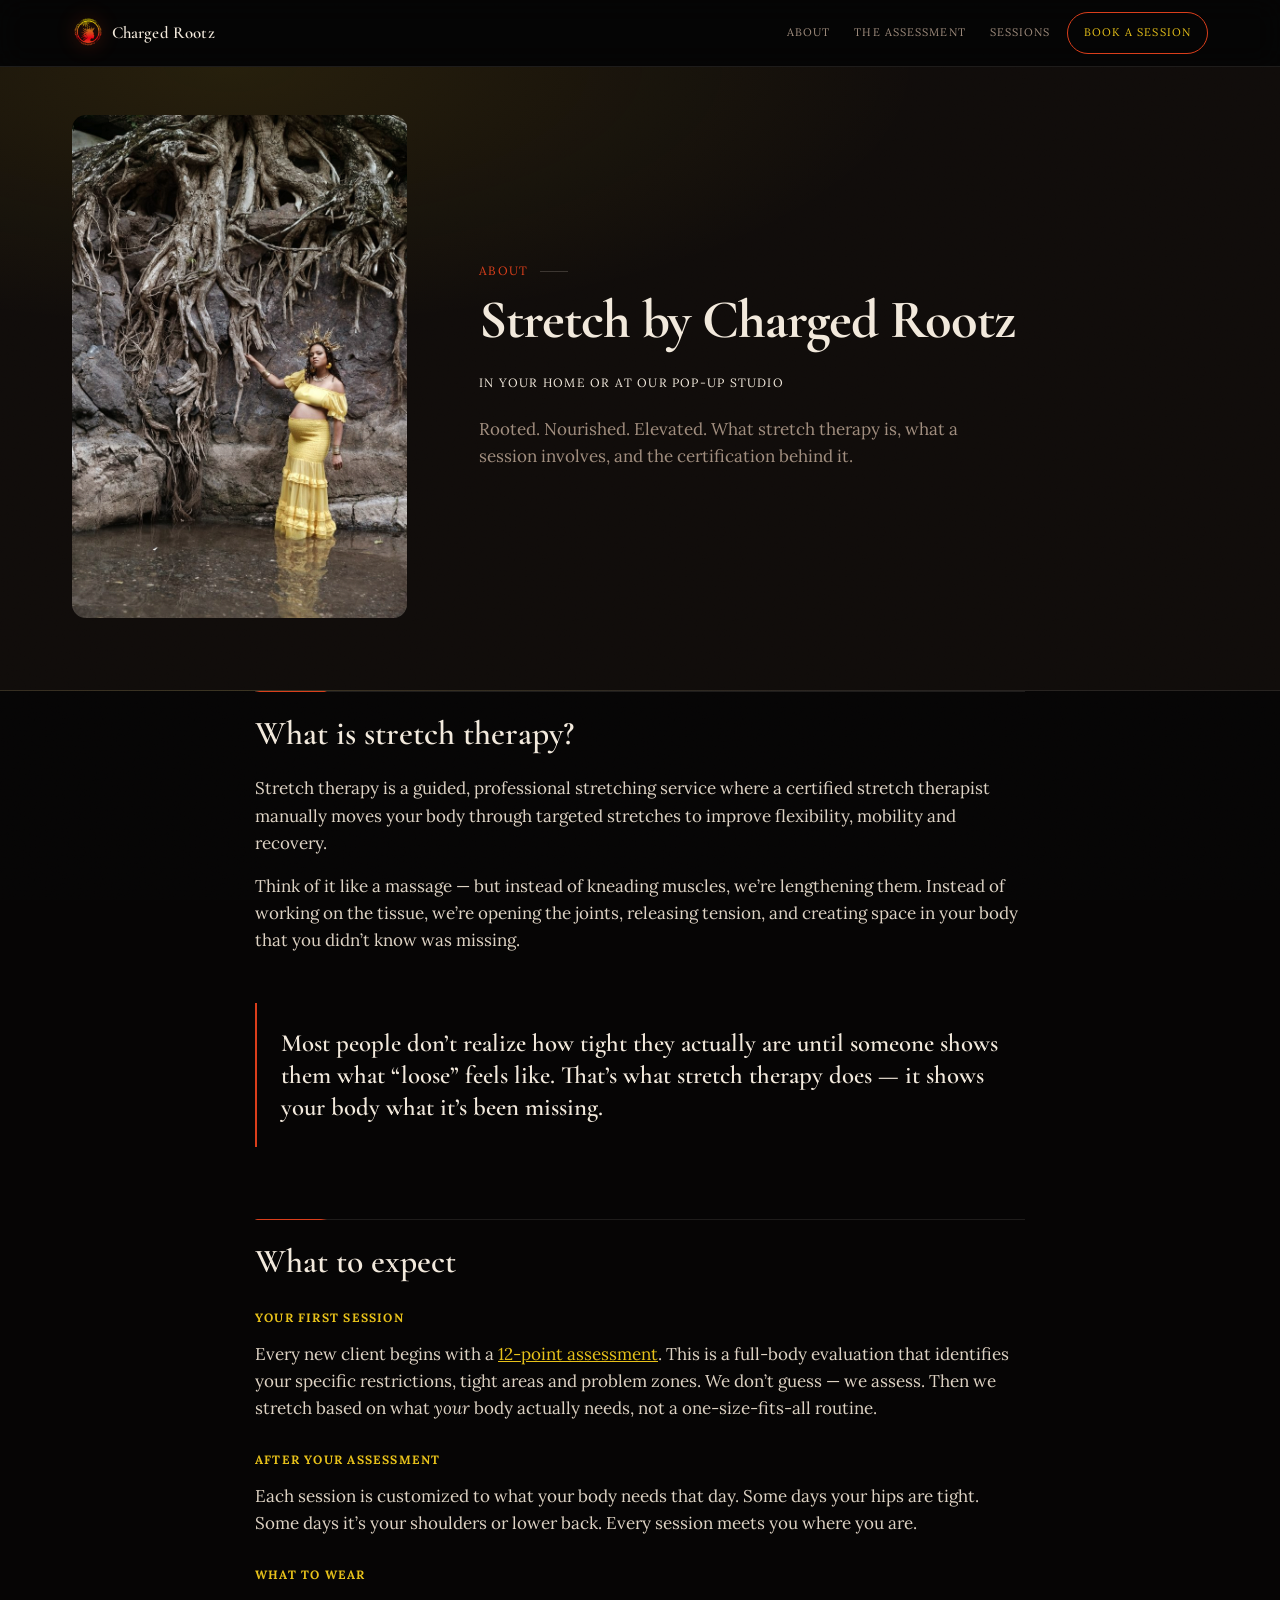
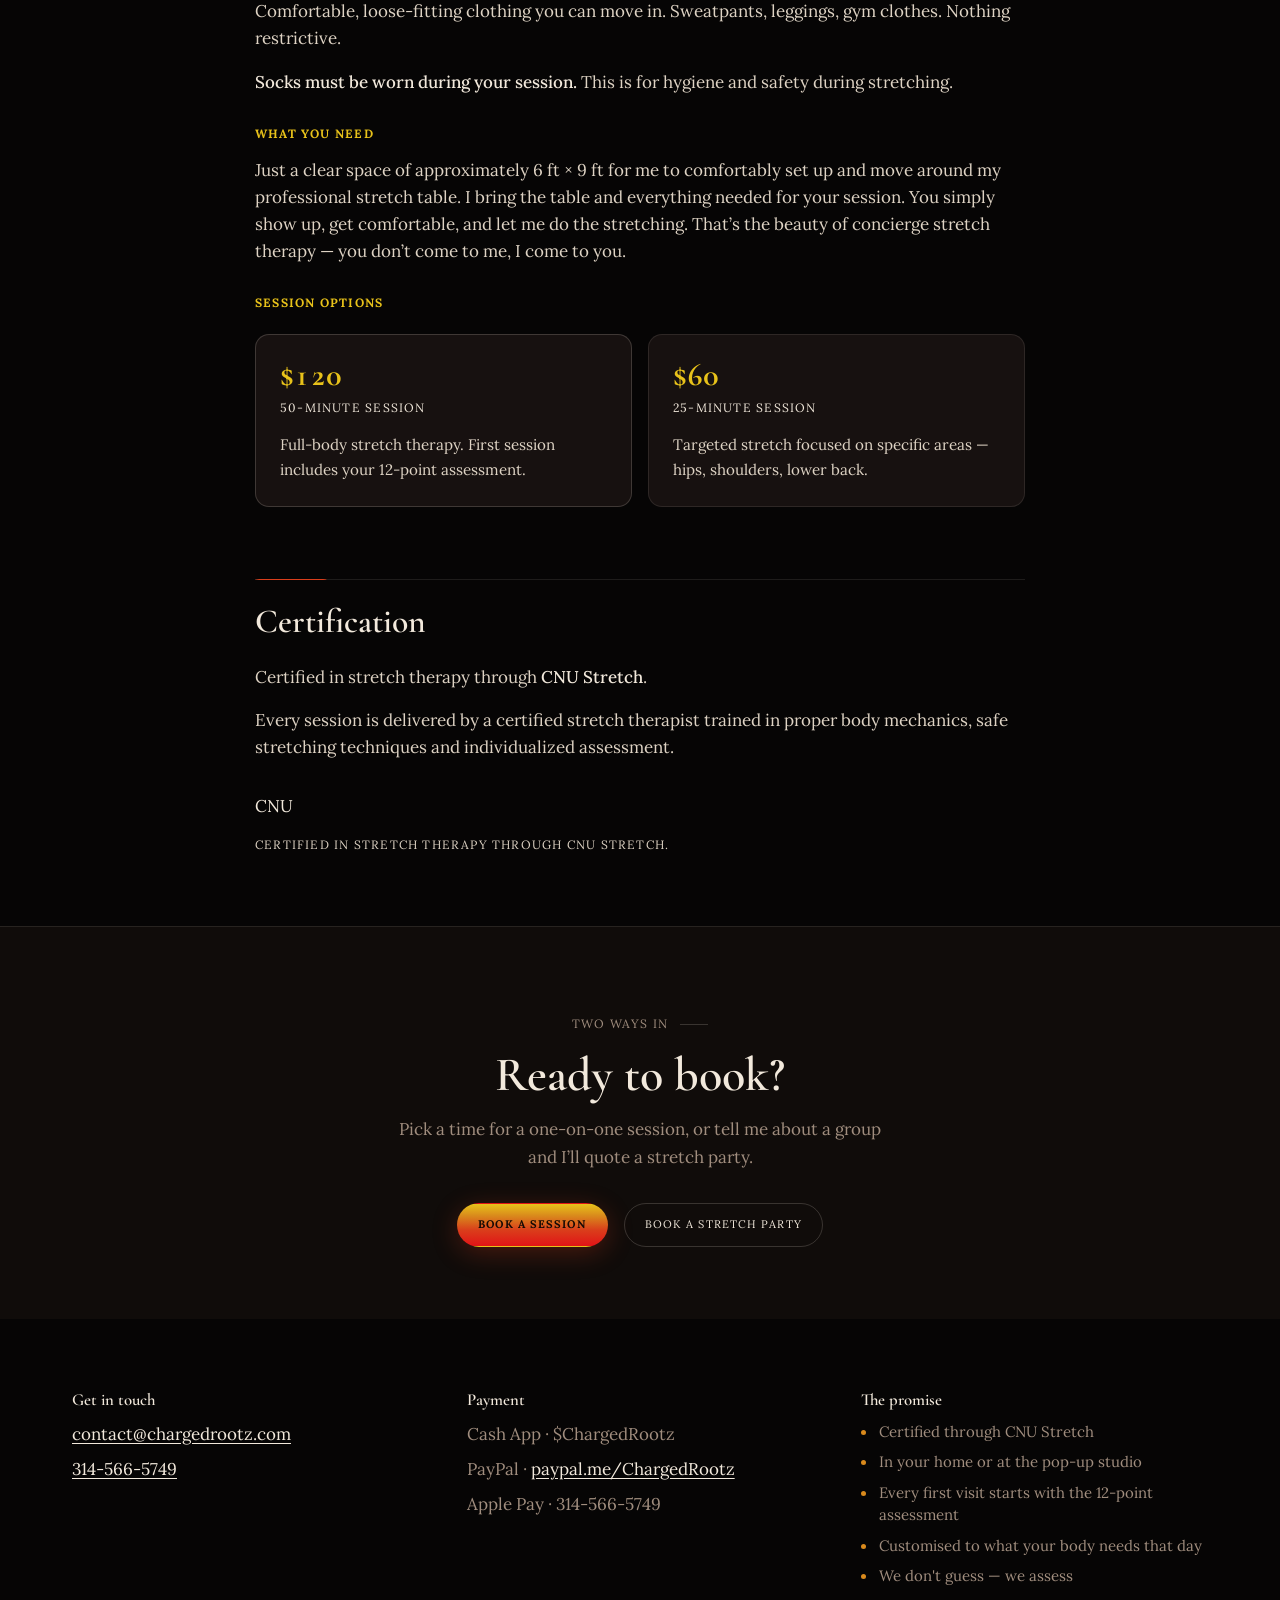
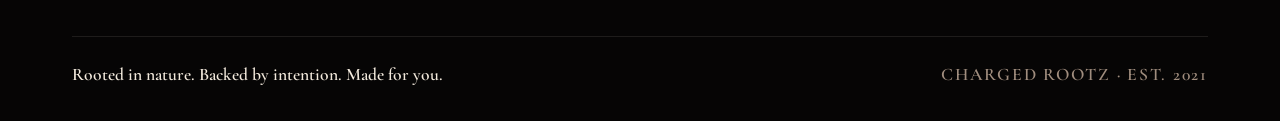
<file: about.html>
<!doctype html>
<html lang="en" style="color-scheme:dark">
<head>
<meta charset="utf-8">
<meta name="viewport" content="width=device-width, initial-scale=1">
<!-- REVIEW BUILD ONLY - delete this line before going live on chargedrootz.com -->
<meta name="robots" content="noindex, nofollow">
<title>About — Stretch by Charged Rootz</title>
<meta name="description" content="What stretch therapy is, what to expect from a session, and the certification behind it. Concierge stretch therapy from Charged Rootz — I come to you.">
<meta name="theme-color" content="#060505">

<meta property="og:type" content="article">
<meta property="og:site_name" content="Charged Rootz">
<meta property="og:title" content="About — Stretch by Charged Rootz">
<meta property="og:description" content="Stretch therapy that comes to you. What it is, what to expect, and the certification behind it.">
<meta property="og:image" content="assets/img/logo-768.png">
<meta name="twitter:card" content="summary_large_image">
<meta name="twitter:title" content="About — Stretch by Charged Rootz">
<meta name="twitter:description" content="Stretch therapy that comes to you. What it is, what to expect, and the certification behind it.">
<meta name="twitter:image" content="assets/img/logo-768.png">

<link rel="icon" href="assets/img/logo-128.png" type="image/png">

<link rel="preconnect" href="https://fonts.googleapis.com">
<link rel="preconnect" href="https://fonts.gstatic.com" crossorigin>
<link href="https://fonts.googleapis.com/css2?family=Cormorant+Garamond:wght@500;600;700&family=Lora:wght@400;500;600;700&display=swap" rel="stylesheet">

<link rel="stylesheet" href="assets/css/ember.css">

<script type="application/ld+json">
{
  "@context": "https://schema.org",
  "@type": "AboutPage",
  "name": "About — Stretch by Charged Rootz",
  "description": "What stretch therapy is, what to expect from a session, and the certification behind it.",
  "mainEntity": {
    "@type": "Service",
    "name": "Stretch by Charged Rootz",
    "serviceType": "Stretch therapy",
    "description": "Concierge stretch therapy delivered at the customer's own location. Every new client begins with a 12-point assessment."
  }
}
</script>

<style>
/* ==========================================================================
   ABOUT — an editorial reading page.
   The homepage is cinematic; this one is quiet on purpose. Its whole job is
   to be read on a phone, so the display face opens sections and then gets
   out of the way.
   ========================================================================== */

/* ---------- rooted hero ----------
   Her photograph is portrait 2:3 and is the logo made literal: sun crown,
   roots, water. A landscape crop would lose the roots, so it keeps its shape
   and shares the opening with the page head instead. */
.rooted{
  border-bottom:1px solid var(--hair);
  background:
    radial-gradient(90% 70% at 18% 0%, rgba(232,194,26,.10), transparent 60%),
    var(--panel);
}
.rooted__grid{display:grid;gap:var(--s-6);padding-block:var(--s-6) var(--s-7)}
@media (min-width:880px){
  .rooted__grid{
    grid-template-columns:minmax(0,.46fr) minmax(0,1fr);
    gap:var(--s-8);align-items:center;
    padding-block:var(--s-7) var(--s-8);
  }
}
.rooted__fig{margin:0;position:relative;border-radius:var(--radius);overflow:hidden}
.rooted__fig img{
  display:block;width:100%;height:auto;
  aspect-ratio:2/3;object-fit:cover;
}
.rooted__fig::after{ /* the same warm relight the session photos carry */
  content:"";position:absolute;inset:0;pointer-events:none;
  background:linear-gradient(200deg,rgba(232,194,26,.16),rgba(218,62,27,.10) 46%,rgba(6,5,5,.28));
  mix-blend-mode:soft-light;
}
@media (max-width:879px){
  .rooted__fig{max-width:380px;margin-inline:auto}
}

/* ---------- page head ---------- */
.pagehead h1{
  font-size:clamp(2rem,5.2vw,3.4rem);
  text-wrap:balance;margin-top:var(--s-3);
}
.pagehead .lede{margin-top:var(--s-5);color:var(--muted);max-width:44ch}
.pagehead .hero__concierge{margin-top:var(--s-5)}
@media (max-width:879px){
  .pagehead{text-align:center}
  .pagehead .eyebrow{justify-content:center}
  .pagehead .eyebrow::after{display:none}
  .pagehead .lede{margin-inline:auto}
}

/* ---------- article ---------- */
.article{max-width:70ch;margin-inline:auto;padding-bottom:var(--s-8)}
.article > section + section{margin-top:var(--s-8)}
.article h2{font-size:clamp(1.5rem,3.4vw,2.1rem);text-wrap:balance}
.article h3{
  font-family:var(--f-micro);font-size:var(--t-micro);
  letter-spacing:.1em;text-transform:uppercase;
  color:var(--gold);font-weight:700;
  margin-top:var(--s-6);
}
.article p{margin-top:var(--s-4);color:#DED3C4}
.article h2 + p{margin-top:var(--s-5)}

/* her strongest line, given room to land */
.pull{
  margin:var(--s-7) 0 0;padding:var(--s-5) 0 var(--s-5) var(--s-5);
  border-left:2px solid var(--flame);
  font-family:var(--f-display);font-weight:600;
  font-size:clamp(1.2rem,2.6vw,1.55rem);line-height:1.3;
  color:var(--bone);text-wrap:pretty;
}

/* ---------- session options ---------- */
.opts{display:grid;gap:var(--s-4);margin-top:var(--s-5)}
@media (min-width:620px){ .opts{grid-template-columns:1fr 1fr} }
.opt{
  border:1px solid var(--hair);border-radius:var(--radius);
  background:var(--panel-2);padding:var(--s-5);
}
.opt--lead{border-color:var(--hair-2)}
.opt__price{
  font-family:var(--f-display);font-weight:800;
  font-size:2rem;line-height:1;color:var(--gold);
  font-variant-numeric:tabular-nums;display:block;
}
.opt__dur{display:block;margin-top:var(--s-2)}
.opt__desc{color:var(--muted);margin-top:var(--s-3);font-size:.95rem}

/* ---------- ready to book ---------- */
.ready{
  border-top:1px solid var(--hair);
  background:var(--panel);
  padding-block:var(--s-8);
  text-align:center;
}
.ready h2{font-size:var(--t-h2);text-wrap:balance}
.ready p{color:var(--muted);max-width:46ch;margin:var(--s-4) auto 0}
.ready__cta{
  display:flex;flex-wrap:wrap;gap:var(--s-4);
  justify-content:center;margin-top:var(--s-6);
}

@media (prefers-reduced-motion: reduce){
  *,*::before,*::after{animation:none !important;transition:none !important;scroll-behavior:auto !important}
}
</style>
</head>

<body>

<div class="grain" aria-hidden="true"></div>
<a class="skip" href="#main">Skip to content</a>

<header class="nav">
  <div class="wrap">
    <div class="nav__bar">
      <a class="nav__brand" href="index.html">
        <img class="nav__mark" src="assets/img/logo-alpha-768.png" alt="" width="768" height="768" aria-hidden="true">
        <span class="nav__word">Charged Rootz</span>
      </a>
      <nav class="nav__links" aria-label="Sections">
        <a href="about.html" aria-current="page">About</a>
        <a href="index.html#assessment">The assessment</a>
        <a href="index.html#sessions">Sessions</a>
      </nav>
      <a class="btn btn--wire" href="index.html#book" data-book>Book a session</a>
    </div>
    <nav class="nav__strip" aria-label="Sections">
      <a href="about.html" aria-current="page">About</a>
      <a href="index.html#assessment">The assessment</a>
      <a href="index.html#sessions">Sessions</a>
      <a href="index.html#book">Book</a>
    </nav>
  </div>
</header>

<main id="main">

  <!-- ===================== ROOTED HERO ===================== -->
  <section class="rooted" aria-labelledby="page-h">
    <div class="wrap rooted__grid">
      <figure class="rooted__fig">
        <img src="assets/img/rooted-720.jpg"
             srcset="assets/img/rooted-480.jpg 480w, assets/img/rooted-720.jpg 720w"
             sizes="(min-width:880px) 42vw, min(380px, 88vw)"
             alt="The Charged Rootz stretch therapist in a golden gown and sun crown, standing in shallow water and reaching up into the roots of a great tree"
             width="720" height="1080" fetchpriority="high" decoding="async">
      </figure>

      <div class="pagehead">
        <p class="micro eyebrow">About</p>
        <h1 id="page-h">Stretch by Charged&nbsp;Rootz</h1>
        <p class="micro hero__concierge">In Your Home or at Our Pop-Up Studio</p>
        <p class="lede">Rooted. Nourished. Elevated. What stretch therapy is, what a session
        involves, and the certification behind it.</p>
      </div>
    </div>
  </section>

  <!-- ===================== ARTICLE ===================== -->
  <div class="wrap">
    <article class="article">

      <section aria-labelledby="what-h">
        <hr class="rule">
        <h2 id="what-h" style="margin-top:var(--s-5)">What is stretch therapy?</h2>
        <p>Stretch therapy is a guided, professional stretching service where a certified stretch therapist manually moves your body through targeted stretches to improve flexibility, mobility and recovery.</p>
        <p>Think of it like a massage — but instead of kneading muscles, we&rsquo;re lengthening them. Instead of working on the tissue, we&rsquo;re opening the joints, releasing tension, and creating space in your body that you didn&rsquo;t know was missing.</p>
        <blockquote class="pull">Most people don&rsquo;t realize how tight they actually are until someone shows them what &ldquo;loose&rdquo; feels like. That&rsquo;s what stretch therapy does — it shows your body what it&rsquo;s been missing.</blockquote>
      </section>

      <section aria-labelledby="expect-h">
        <hr class="rule">
        <h2 id="expect-h" style="margin-top:var(--s-5)">What to expect</h2>

        <h3>Your first session</h3>
        <p>Every new client begins with a <a href="index.html#assessment" style="color:var(--gold)">12-point assessment</a>. This is a full-body evaluation that identifies your specific restrictions, tight areas and problem zones. We don&rsquo;t guess — we assess. Then we stretch based on what <em>your</em> body actually needs, not a one-size-fits-all routine.</p>

        <h3>After your assessment</h3>
        <p>Each session is customized to what your body needs that day. Some days your hips are tight. Some days it&rsquo;s your shoulders or lower back. Every session meets you where you are.</p>

        <h3>What to wear</h3>
        <p>Comfortable, loose-fitting clothing you can move in. Sweatpants, leggings, gym clothes. Nothing restrictive.</p>
        <p><strong style="color:var(--bone);font-weight:500">Socks must be worn during your session.</strong> This is for hygiene and safety during stretching.</p>

        <h3>What you need</h3>
        <p>Just a clear space of approximately 6 ft × 9 ft for me to comfortably set up and move around my professional stretch table. I bring the table and everything needed for your session. You simply show up, get comfortable, and let me do the stretching. That&rsquo;s the beauty of concierge stretch therapy &mdash; you don&rsquo;t come to me, I come to you.</p>

        <h3>Session options</h3>
        <div class="opts">
          <div class="opt opt--lead">
            <span class="opt__price">$120</span>
            <span class="micro opt__dur">50-minute session</span>
            <p class="opt__desc">Full-body stretch therapy. First session includes your 12-point assessment.</p>
          </div>
          <div class="opt">
            <span class="opt__price">$60</span>
            <span class="micro opt__dur">25-minute session</span>
            <p class="opt__desc">Targeted stretch focused on specific areas — hips, shoulders, lower back.</p>
          </div>
        </div>
      </section>

      <section aria-labelledby="cert-h">
        <hr class="rule">
        <h2 id="cert-h" style="margin-top:var(--s-5)">Certification</h2>
        <p>Certified in stretch therapy through <strong style="color:var(--bone);font-weight:500">CNU&nbsp;Stretch</strong>.</p>
        <p>Every session is delivered by a certified stretch therapist trained in proper body mechanics, safe stretching techniques and individualized assessment.</p>
        <div class="cert" style="margin-top:var(--s-6)">
          <span class="cert__seal" aria-hidden="true">CNU</span>
          <p class="micro">Certified in stretch therapy through CNU&nbsp;Stretch.</p>
        </div>
      </section>

    </article>
  </div>

  <!-- ===================== READY TO BOOK ===================== -->
  <section class="ready" aria-labelledby="ready-h">
    <div class="wrap">
      <p class="micro eyebrow" style="justify-content:center">Two ways in</p>
      <h2 id="ready-h" style="margin-top:var(--s-4)">Ready to book?</h2>
      <p>Pick a time for a one-on-one session, or tell me about a group and I&rsquo;ll quote a stretch party.</p>
      <div class="ready__cta">
        <a class="btn btn--grad" href="index.html#book" data-book>Book a session</a>
        <a class="btn btn--ghost" href="index.html#book">Book a stretch party</a>
      </div>
    </div>
  </section>
</main>

<!-- ===================== FOOTER ===================== -->
<footer class="foot" aria-labelledby="foot-h">
  <div class="wrap">
    <h2 class="sr-only" id="foot-h">Contact and payment</h2>
    <div class="foot__grid">
      <section aria-labelledby="foot-reach">
        <h3 id="foot-reach">Get in touch</h3>
        <ul class="foot__list" id="footContact"></ul>
      </section>
      <section aria-labelledby="foot-pay">
        <h3 id="foot-pay">Payment</h3>
        <ul class="foot__list" id="footPay"></ul>
      </section>
      <section aria-labelledby="foot-promise">
        <h3 id="foot-promise">The promise</h3>
        <ul class="promise" id="footPromise"></ul>
      </section>
    </div>
    <div class="foot__sign">
      <p id="footLine"></p>
      <p class="micro muted">Charged Rootz · Est. 2021</p>
    </div>
  </div>
</footer>

<script src="assets/data/content.js"></script>
<script>
(function () {
  "use strict";
  var CR = window.CR;
  if (!CR) { return; }

  function esc(s) {
    return String(s)
      .replace(/&/g, "&amp;").replace(/</g, "&lt;").replace(/>/g, "&gt;")
      .replace(/"/g, "&quot;").replace(/'/g, "&#39;");
  }
  function set(id, html) {
    var n = document.getElementById(id);
    if (n) { n.innerHTML = html; }
  }

  /* ---------- booking destination ---------- */
  (function bookingLinks() {
    var url = CR.booking && CR.booking.acuity;
    if (!url) { return; }
    Array.prototype.forEach.call(document.querySelectorAll("[data-book]"), function (a) {
      a.setAttribute("href", url);
      a.setAttribute("target", "_blank");
      a.setAttribute("rel", "noopener");
    });
  }());

  /* ---------- footer ---------- */
  var b = CR.brand;
  set("footContact",
    '<li><a href="mailto:' + esc(b.email) + '">' + esc(b.email) + "</a></li>" +
    '<li><a href="tel:' + esc(b.phone.replace(/[^0-9+]/g, "")) + '">' + esc(b.phone) + "</a></li>");
  set("footPay",
    "<li>Cash App · " + esc(b.pay.cashapp) + "</li>" +
    '<li>PayPal · <a href="https://' + esc(b.pay.paypal) + '" rel="noopener">' + esc(b.pay.paypal) + "</a></li>" +
    "<li>Apple Pay · " + esc(b.pay.applepay) + "</li>");
  set("footPromise", CR.stretch.promise.map(function (x) { return "<li>" + esc(x) + "</li>"; }).join(""));
  set("footLine", esc(b.lines.foot));
}());
</script>

</body>
</html>
</file>
<file: assets/css/ember.css>
/* ==========================================================================
   CHARGED ROOTZ — SHARED FOUNDATION  (ember)
   Tokens, reset, utilities, chrome, buttons, photo treatment, footer.
   Loaded by every page. Page-specific styling stays inline in that page so
   there is exactly one place to look for it.

   Colour is sampled from her logo and printed menus — see DESIGN.md.
   Brand-gradient budget: at most two per viewport.
   ========================================================================== */

/* ==========================================================================
   CHARGED ROOTZ — CONCEPT 1 "EMBER"
   Dark, cinematic, ceremonial. Every colour sampled from her logo + menus.

   Brand-gradient budget (max 2 per viewport):
     hero      -> sun corona rays + hero primary CTA   (nav CTA is outline until hover)
     sequence  -> progress spine fill
     sessions  -> featured card top edge
     booking   -> submit button
   ========================================================================== */

:root{
  /* surfaces */
  --void:#060505;
  --panel:#100C0A;
  --panel-2:#171110;
  --hair:rgba(242,233,220,.10);
  --hair-2:rgba(242,233,220,.18);

  /* ink */
  --bone:#F2E9DC;
  --muted:#A08D7E;

  /* fire */
  --gold:#E8C21A;
  --amber:#D98A1C;
  --flame:#DA3E1B;
  --crimson:#E11417;
  --ember:#8C1A0D;
  --grad:linear-gradient(180deg,#E8C21A 0%,#D98A1C 28%,#DA3E1B 62%,#E11417 100%);

  /* category accents — chips only */
  --c-green:#8CC152;   --c-green-t:#B4DE8A;
  --c-purple:#9B59B6;  --c-purple-t:#C48ED8;
  --c-blue:#2E7FD4;    --c-blue-t:#7FB6EE;
  --c-crimson:#D62828; --c-crimson-t:#EE8279;
  --c-gold:#E8C21A;    --c-gold-t:#F0D45F;
  --c-flame:#DA3E1B;   --c-flame-t:#F0906B;

  /* type */
  --f-display:"Cormorant Garamond",Georgia,"Times New Roman",serif;
  --f-body:"Lora",Georgia,"Times New Roman",serif;
  --f-micro:"Lora",Georgia,"Times New Roman",serif;

  --t-hero:clamp(2.15rem,8.4vw,5.1rem);
  --t-h2:clamp(1.85rem,4.6vw,3rem);
  --t-h3:clamp(1.2rem,2.4vw,1.55rem);
  --t-body:clamp(1rem,.97rem + .18vw,1.0625rem);
  --t-micro:clamp(.6875rem,.66rem + .12vw,.8125rem);

  /* rhythm */
  --s-1:.25rem; --s-2:.5rem;  --s-3:.75rem; --s-4:1rem;
  --s-5:1.5rem; --s-6:2rem;   --s-7:3rem;   --s-8:4.5rem; --s-9:7rem;

  --maxw:1200px;
  --measure:62ch;
  --radius:14px;

  /* fixed chrome */
  --ribbon-h:0px;   /* ribbon removed — kept at 0 so chrome calcs still resolve */
  --nav-h:56px;
  --strip-h:40px;
  --chrome:calc(var(--ribbon-h) + var(--nav-h) + var(--strip-h));
}
@media (min-width:640px){
  :root{ --nav-h:66px; --strip-h:0px; }
}

*,*::before,*::after{box-sizing:border-box}
html{-webkit-text-size-adjust:100%}
body{
  margin:0;
  padding-top:var(--ribbon-h);
  background:var(--void);
  color:var(--bone);
  font-family:var(--f-body);
  font-size:var(--t-body);
  line-height:1.6;
  font-weight:400;
  overflow-x:hidden;
  -webkit-font-smoothing:antialiased;
}
img{max-width:100%;height:auto;display:block}
a{color:inherit}
/* [tabindex="-1"] is excluded on purpose: anchor targets are given tabindex="-1"
   and focused so keyboard and screen-reader users land in the right place, but
   they are not interactive and must not paint a ring around a whole section. */
:where(a,button,input,select,textarea,summary,[tabindex]:not([tabindex="-1"])):focus-visible{
  outline:2px solid var(--gold);
  outline-offset:3px;
  border-radius:4px;
}
::selection{background:var(--ember);color:var(--bone)}

h1,h2,h3{font-family:var(--f-display);font-weight:600;line-height:1.06;margin:0}
h1{font-weight:800;letter-spacing:-.02em}
p{margin:0}
ul,ol{margin:0;padding:0;list-style:none}

/* ---------- utilities ---------- */
.wrap{width:100%;max-width:var(--maxw);margin-inline:auto;padding-inline:var(--s-5)}
@media (min-width:768px){ .wrap{padding-inline:var(--s-6)} }
.measure{max-width:var(--measure)}
.micro{
  font-family:var(--f-micro);
  font-size:var(--t-micro);
  letter-spacing:.1em;
  text-transform:uppercase;
  line-height:1.5;
}
.sr-only{
  position:absolute;width:1px;height:1px;padding:0;margin:-1px;
  overflow:hidden;clip:rect(0 0 0 0);white-space:nowrap;border:0;
}
.muted{color:var(--muted)}
.section{padding-block:var(--s-8)}
@media (min-width:768px){ .section{padding-block:var(--s-9)} }
[id]{scroll-margin-top:calc(var(--chrome) + 1rem)}

/* brush-stroke section rule, echoing her printed menus */
.rule{position:relative;height:1px;background:var(--hair);border:0;margin:0}
.rule::before{
  content:"";position:absolute;left:0;top:-1px;height:3px;width:72px;
  background:var(--flame);
  clip-path:polygon(0 40%,6% 0,88% 12%,100% 55%,92% 100%,10% 88%);
}

.eyebrow{color:var(--flame);display:flex;align-items:center;gap:var(--s-3)}
.eyebrow::after{content:"";flex:0 0 auto;width:28px;height:1px;background:var(--hair-2)}

.tbd{
  border-bottom:1px dotted var(--amber);
  color:var(--gold);
  cursor:help;
  text-decoration:none;
}

/* ---------- grain ---------- */
.grain{
  position:fixed;inset:0;z-index:70;pointer-events:none;
  opacity:.055;mix-blend-mode:overlay;
  background-image:url("data:image/svg+xml,%3Csvg xmlns='http://www.w3.org/2000/svg' width='160' height='160'%3E%3Cfilter id='n'%3E%3CfeTurbulence type='fractalNoise' baseFrequency='.82' numOctaves='3' stitchTiles='stitch'/%3E%3C/filter%3E%3Crect width='160' height='160' filter='url(%23n)'/%3E%3C/svg%3E");
}

/* ---------- skip link ---------- */
.skip{
  position:fixed;left:var(--s-4);top:calc(var(--ribbon-h) + var(--s-2));
  z-index:200;transform:translateY(-200%);
  background:var(--panel);border:1px solid var(--flame);color:var(--bone);
  padding:.6rem 1rem;border-radius:8px;font-family:var(--f-micro);font-size:.75rem;
  letter-spacing:.1em;text-transform:uppercase;text-decoration:none;
  transition:transform .18s ease;
}
.skip:focus{transform:translateY(0)}

/* ---------- nav ---------- */
.nav{
  position:sticky;top:var(--ribbon-h);z-index:100;
  background:rgba(6,5,5,.82);
  backdrop-filter:blur(14px);-webkit-backdrop-filter:blur(14px);
  border-bottom:1px solid var(--hair);
}
.nav__bar{
  height:var(--nav-h);display:flex;align-items:center;gap:var(--s-4);
}
.nav__brand{display:flex;align-items:center;gap:.6rem;text-decoration:none;margin-right:auto}
/* The brand is the "back to top" control and was a 30px-tall target, set by the
   mark alone. The bar is 56px, so the height is free — only the hit box was
   missing. */
@media (max-width:639px){
  .nav__brand{min-height:44px}
  /* Contact and payment links are discrete destinations, not prose links, so
     the inline-target exemption does not really cover them. Padding is the only
     lever that does not disturb the type. */
  .foot__list a{display:inline-block;padding-block:.3rem}
}
.nav__mark{width:30px;height:30px;flex:0 0 auto;filter:drop-shadow(0 0 10px rgba(218,62,27,.45))}
.nav__word{font-family:var(--f-display);font-weight:600;font-size:1.05rem;letter-spacing:.01em;white-space:nowrap}
.nav__links{display:none}
@media (min-width:640px){
  .nav__links{display:flex;align-items:center;gap:var(--s-5)}
  .nav__links a{
    font-family:var(--f-micro);font-size:.6875rem;letter-spacing:.1em;
    text-transform:uppercase;color:var(--muted);text-decoration:none;
    padding-block:.65rem;transition:color .16s ease;
  }
  .nav__links a:hover{color:var(--bone)}
}
/* mobile: links become a contained horizontal strip (page never scrolls sideways) */
.nav__strip{
  display:flex;gap:var(--s-5);align-items:center;height:var(--strip-h);
  overflow-x:auto;scrollbar-width:none;-ms-overflow-style:none;
  border-top:1px solid var(--hair);
  /* The last link sat hard against the edge, mid-word, with nothing to say the
     strip continues. The fade reads as "more this way"; the trailing spacer
     gives it empty space to land on so the final link is never dimmed once you
     have scrolled to the end. */
  -webkit-mask-image:linear-gradient(90deg,#000 0,#000 calc(100% - 28px),transparent 100%);
          mask-image:linear-gradient(90deg,#000 0,#000 calc(100% - 28px),transparent 100%);
  scroll-padding-inline-end:var(--s-5);
}
.nav__strip::after{content:"";flex:0 0 var(--s-5)}
.nav__strip::-webkit-scrollbar{display:none}
.nav__strip a{
  font-family:var(--f-micro);font-size:.6875rem;letter-spacing:.1em;
  text-transform:uppercase;color:var(--muted);text-decoration:none;white-space:nowrap;
}
@media (min-width:640px){ .nav__strip{display:none} }

/* ---------- buttons ---------- */
.btn{
  display:inline-flex;align-items:center;justify-content:center;gap:.5rem;
  min-height:44px;padding:.7rem 1.25rem;border-radius:999px;
  font-family:var(--f-micro);font-size:.6875rem;letter-spacing:.1em;
  text-transform:uppercase;text-decoration:none;cursor:pointer;
  border:1px solid transparent;background:transparent;color:var(--bone);
  transition:transform .18s ease,opacity .18s ease,border-color .18s ease,color .18s ease;
}
.btn--grad{
  background:var(--grad);color:#160A05;font-weight:700;
  box-shadow:0 6px 26px rgba(218,62,27,.28);
}
.btn--ghost{border-color:var(--hair-2);color:var(--bone)}
/* nav CTA stays outline so the hero viewport keeps its 2-gradient budget */
.btn--wire{border-color:var(--flame);color:var(--gold);padding-inline:1rem;min-height:40px}
/* Hover belongs to devices that have a pointer. Unguarded, a tap on a phone
   leaves :hover latched — the button stays lifted and the wire CTA stays filled
   until something else is tapped, which reads as a stuck state. */
@media (hover:hover){
  .btn:hover{transform:translateY(-2px)}
  .btn--grad:hover{opacity:.94}
  .btn--ghost:hover{border-color:var(--flame)}
  .btn--wire:hover{background:var(--grad);color:#160A05;border-color:transparent;font-weight:700}
}


/* ---------- photo treatment ----------
   Candid gym shots with busy backgrounds. Desaturate, then push warm so the
   whole set reads as one roll of film. */
.frame{
  position:relative;overflow:hidden;border-radius:var(--radius);
  background:var(--panel);isolation:isolate;
}
.frame img{
  width:100%;height:100%;object-fit:cover;display:block;
  filter:saturate(.62) contrast(1.06) brightness(.9);
}
.frame::before{ /* ember body */
  content:"";position:absolute;inset:0;z-index:1;pointer-events:none;
  background:radial-gradient(120% 90% at 22% 8%,rgba(232,194,26,.30),rgba(140,26,13,.55) 58%,rgba(6,5,5,.78));
  mix-blend-mode:multiply;
}
.frame::after{ /* warm relight for legibility */
  content:"";position:absolute;inset:0;z-index:2;pointer-events:none;
  background:linear-gradient(200deg,rgba(232,194,26,.34),rgba(218,62,27,.20) 46%,rgba(6,5,5,.30));
  mix-blend-mode:soft-light;
}
.frame--product img{filter:saturate(.86) contrast(1.04)}
.frame--product::before{
  background:radial-gradient(110% 100% at 50% 0%,rgba(232,194,26,.16),rgba(6,5,5,.62));
}
.frame--plain img{filter:none}
.frame--plain::before,.frame--plain::after{display:none}


/* ---------- footer ---------- */
.foot{padding-block:var(--s-8) var(--s-6)}
.foot__grid{display:grid;gap:var(--s-6)}
@media (min-width:768px){ .foot__grid{grid-template-columns:repeat(3,minmax(0,1fr));gap:var(--s-7)} }
.foot h2,.foot h3{font-size:1.05rem;margin-bottom:var(--s-3)}
.foot a{color:var(--bone);text-underline-offset:3px}
.foot__list{display:grid;gap:.5rem;color:var(--muted)}
.foot__list b{color:var(--bone);font-weight:500}
.promise{display:grid;gap:.5rem;color:var(--muted)}
.promise li{position:relative;padding-left:1.1rem;line-height:1.5;font-size:.9375rem}
.promise li::before{content:"";position:absolute;left:0;top:.62em;width:5px;height:5px;
  border-radius:50%;background:var(--amber)}
.foot__sign{
  margin-top:var(--s-7);padding-top:var(--s-5);border-top:1px solid var(--hair);
  display:flex;flex-wrap:wrap;gap:var(--s-4);align-items:center;justify-content:space-between;
}
.foot__sign p{font-family:var(--f-display);font-weight:600;font-size:1.1rem}
</file>
